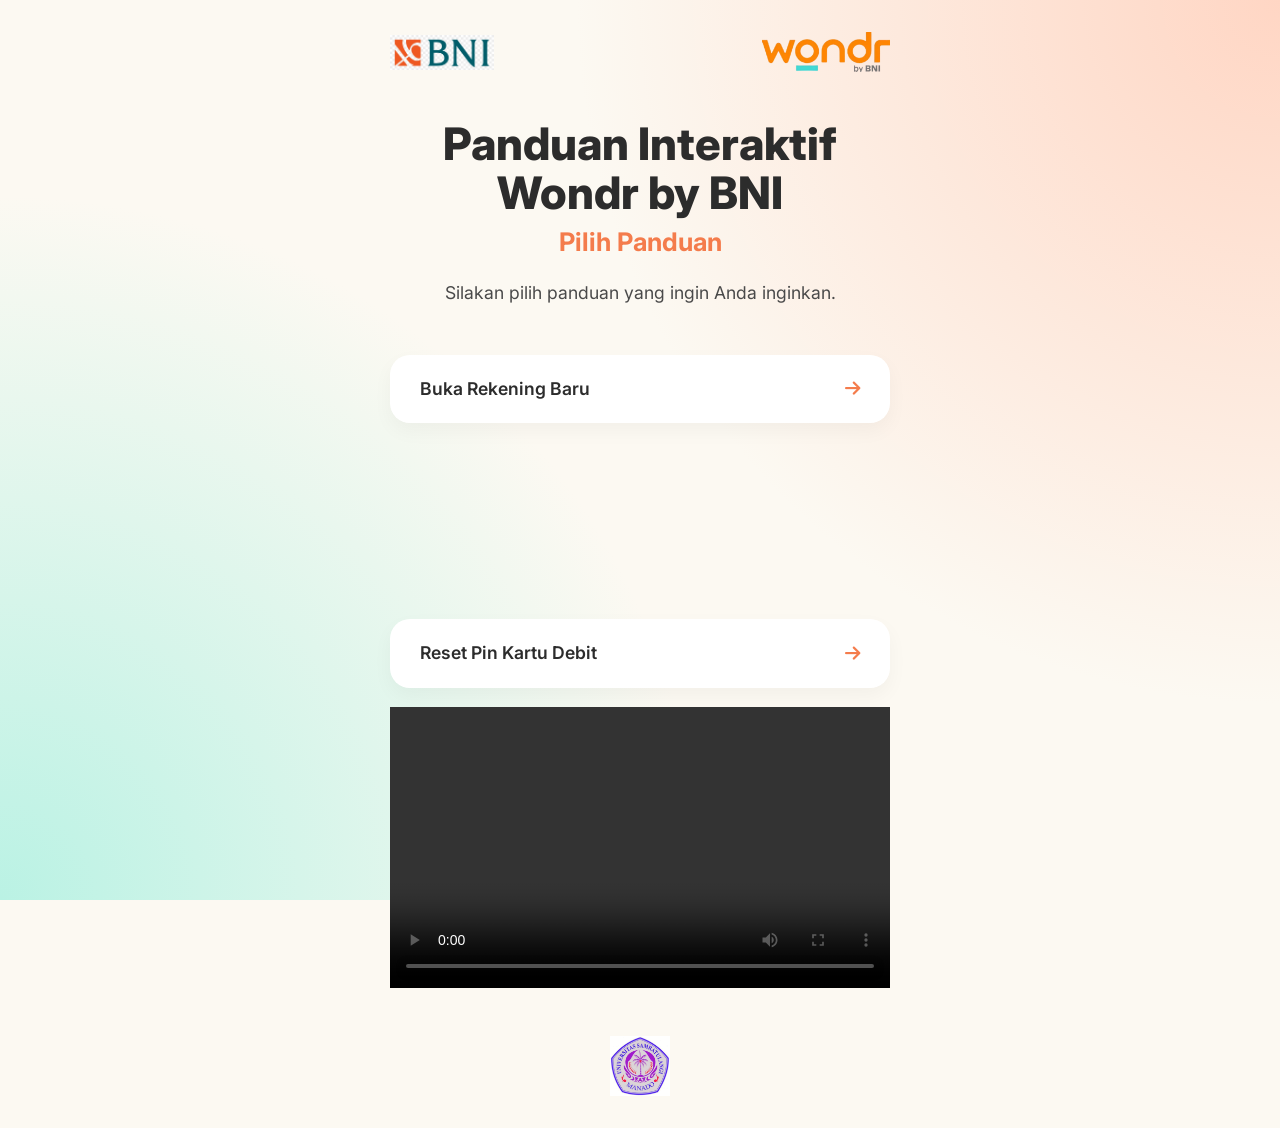
<file: index.html>
<!DOCTYPE html>
<html lang="id">
<head>
    <meta charset="UTF-8">
    <meta name="viewport" content="width=device-width, initial-scale=1.0">
    <title>BNI DigiCS - Panduan Interaktif</title>
    <link rel="stylesheet" href="style.css">
    <!-- FontAwesome untuk Icon -->
    <link rel="stylesheet" href="https://cdnjs.cloudflare.com/ajax/libs/font-awesome/6.4.0/css/all.min.css">
    <!-- Google Fonts: Inter -->
    <link href="https://fonts.googleapis.com/css2?family=Inter:wght@400;600;700;800&display=swap" rel="stylesheet">
</head>
<body class="home-body">

    <!-- HEADER LOGOS -->
    <header class="home-header">
        <!-- Pastikan file logo tersedia di folder assets/images/ -->
        <img src="assets/images/logo-bni.png" alt="Logo BNI" class="logo-bni">
        <img src="assets/images/logo-wondr.png" alt="Logo wondr" class="logo-wondr">
    </header>

    <!-- MAIN CONTENT -->
    <main class="home-main">
        <div class="home-titles animate-fade-up">
            <h1>Panduan Interaktif Wondr by BNI</h1>
            <h2>Pilih Panduan</h2>
            <p>Silakan pilih panduan yang ingin Anda inginkan.</p>
        </div>

        <div class="home-menus animate-fade-up" style="animation-delay: 0.2s;">
            
            <!-- MENU 1 -->
            <a href="pembukaan-rekening.html" class="menu-card">
                <span>Buka Rekening Baru</span>
                <i class="fa-solid fa-arrow-right text-accent"></i>
            </a>

            <!-- VIDEO TUTORIAL BUKA REKENING -->
            <div class="tutorial-video animate-fade-up" style="animation-delay: 0.3s;">
                <iframe
                    src="https://www.youtube.com/embed/oOp-Et6xUGY"
                    title="Video Tutorial Buka Rekening Baru"
                    frameborder="0"
                    allow="accelerometer; autoplay; clipboard-write; encrypted-media; gyroscope; picture-in-picture; web-share"
                    allowfullscreen>
                </iframe>
            </div>

            <!-- MENU 2 -->
            <!-- Sebagai contoh, jika nanti ada menu Pengambilan Kartu, bisa dicopy format ini -->
            <!-- <a href="#" class="menu-card">
                <span>Pengambilan Kartu</span>
                <i class="fa-solid fa-arrow-right text-accent"></i>
            </a> -->

            <!-- MENU 3 -->
            <a href="reset-pin.html" class="menu-card">
                <span>Reset Pin Kartu Debit</span>
                <i class="fa-solid fa-arrow-right text-accent"></i>
            </a>

            <!-- VIDEO TUTORIAL RESET PIN -->
            <div class="tutorial-video animate-fade-up" style="animation-delay: 0.4s;">
                <video
                    controls
                    width="100%"
                    style="display: block; width: 100%; height: auto; aspect-ratio: 16 / 9; object-fit: contain;"
                    preload="metadata">
                    <source src="assets/images/Video Tutorial.mp4" type="video/mp4">
                    Browser Anda tidak mendukung pemutaran video.
                </video>
            </div>

        </div>
    </main>

    <!-- FOOTER LOGO UNSRAT -->
    <footer class="home-footer animate-fade-up" style="animation-delay: 0.4s;">
        <!-- Pastikan file logo unsrat tersedia -->
        <img src="assets/images/logo-unsrat.png" alt="Lambang Unsrat" class="logo-unsrat">
    </footer>

    <script src="script.js"></script>
</body>
</html>
</file>
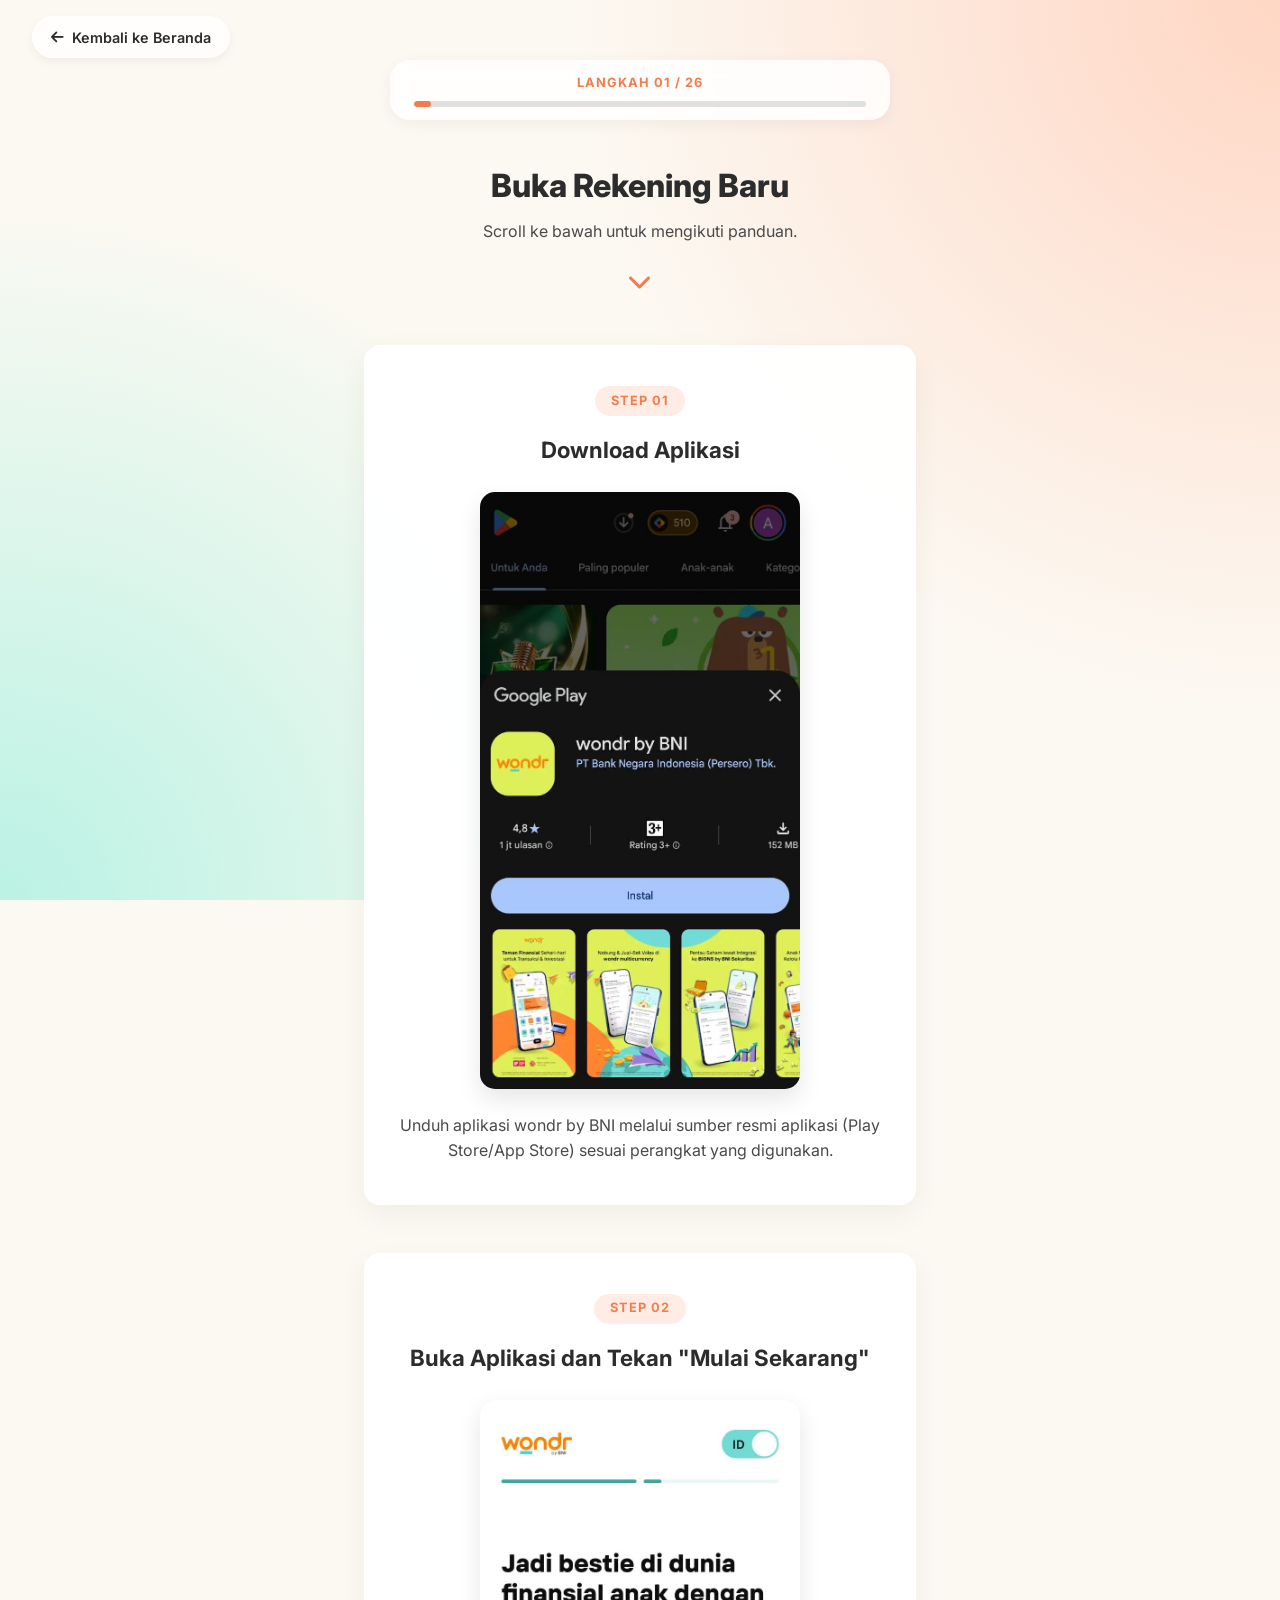
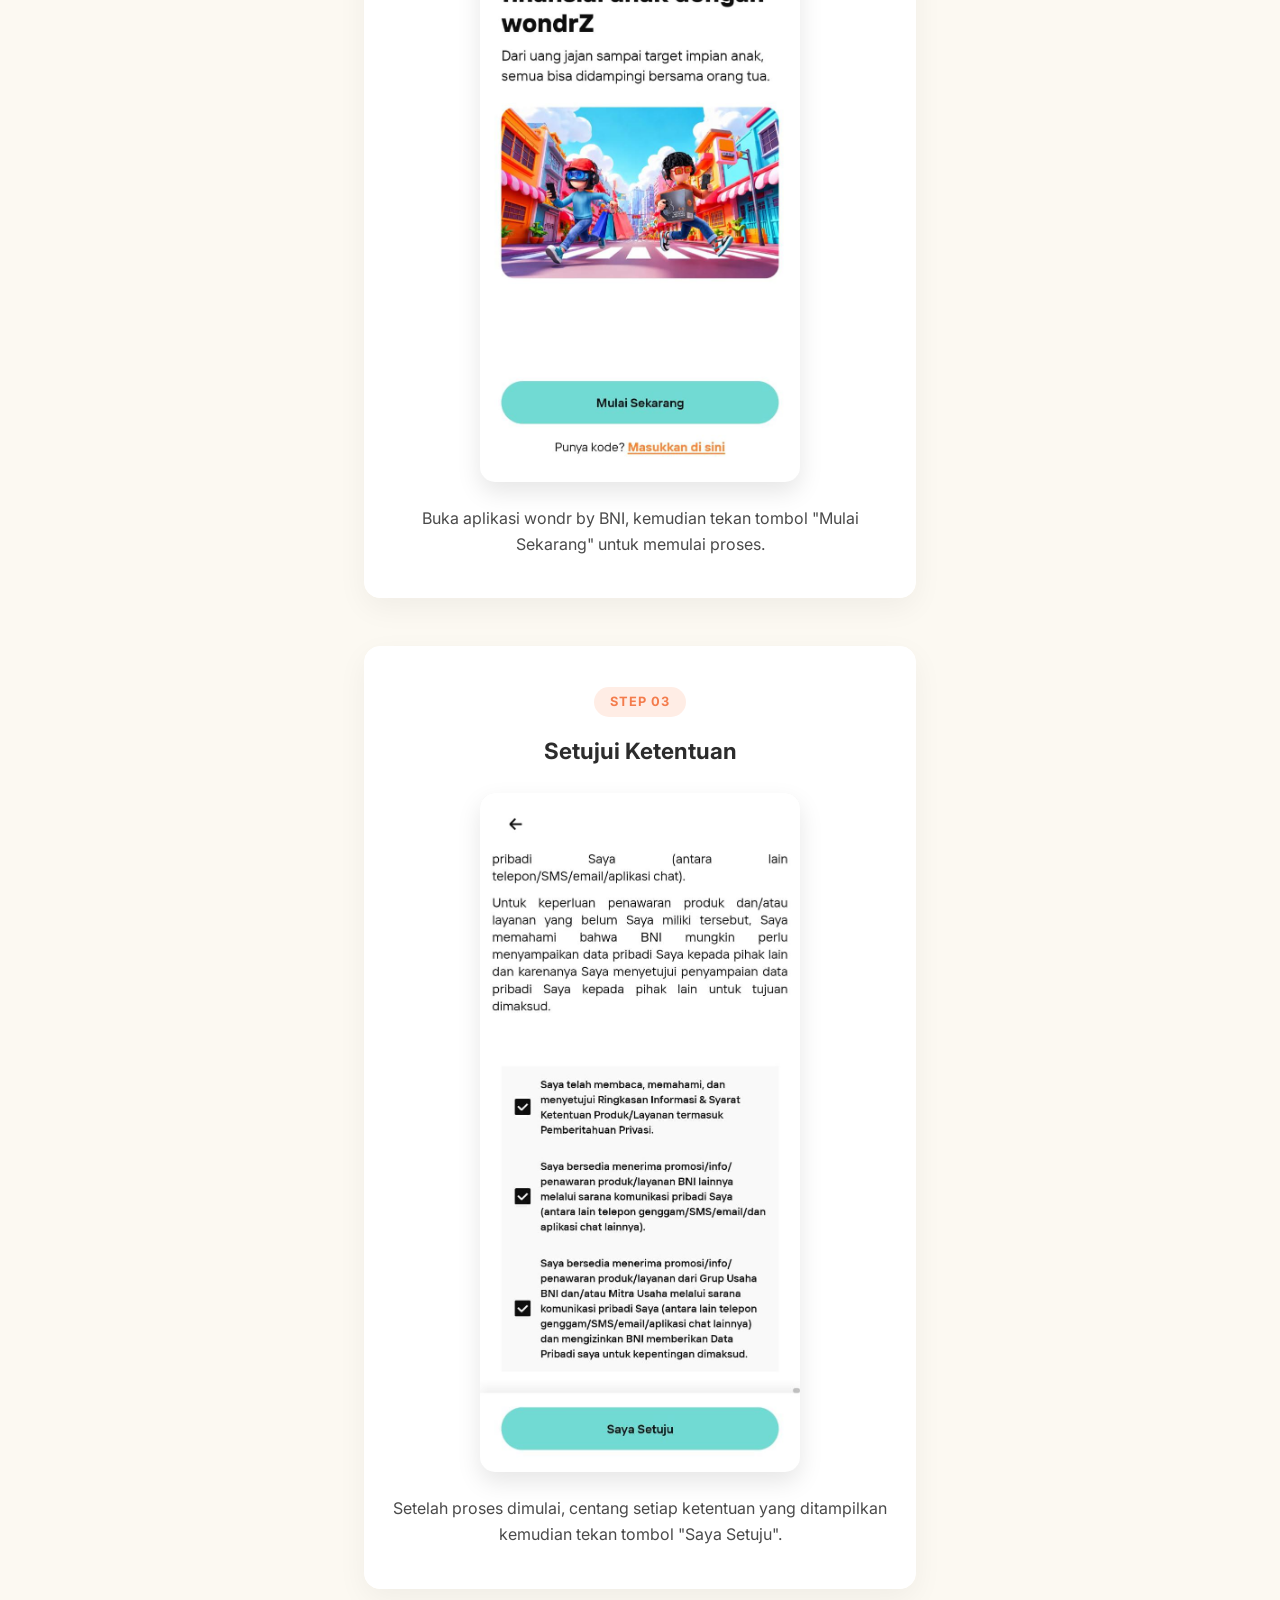
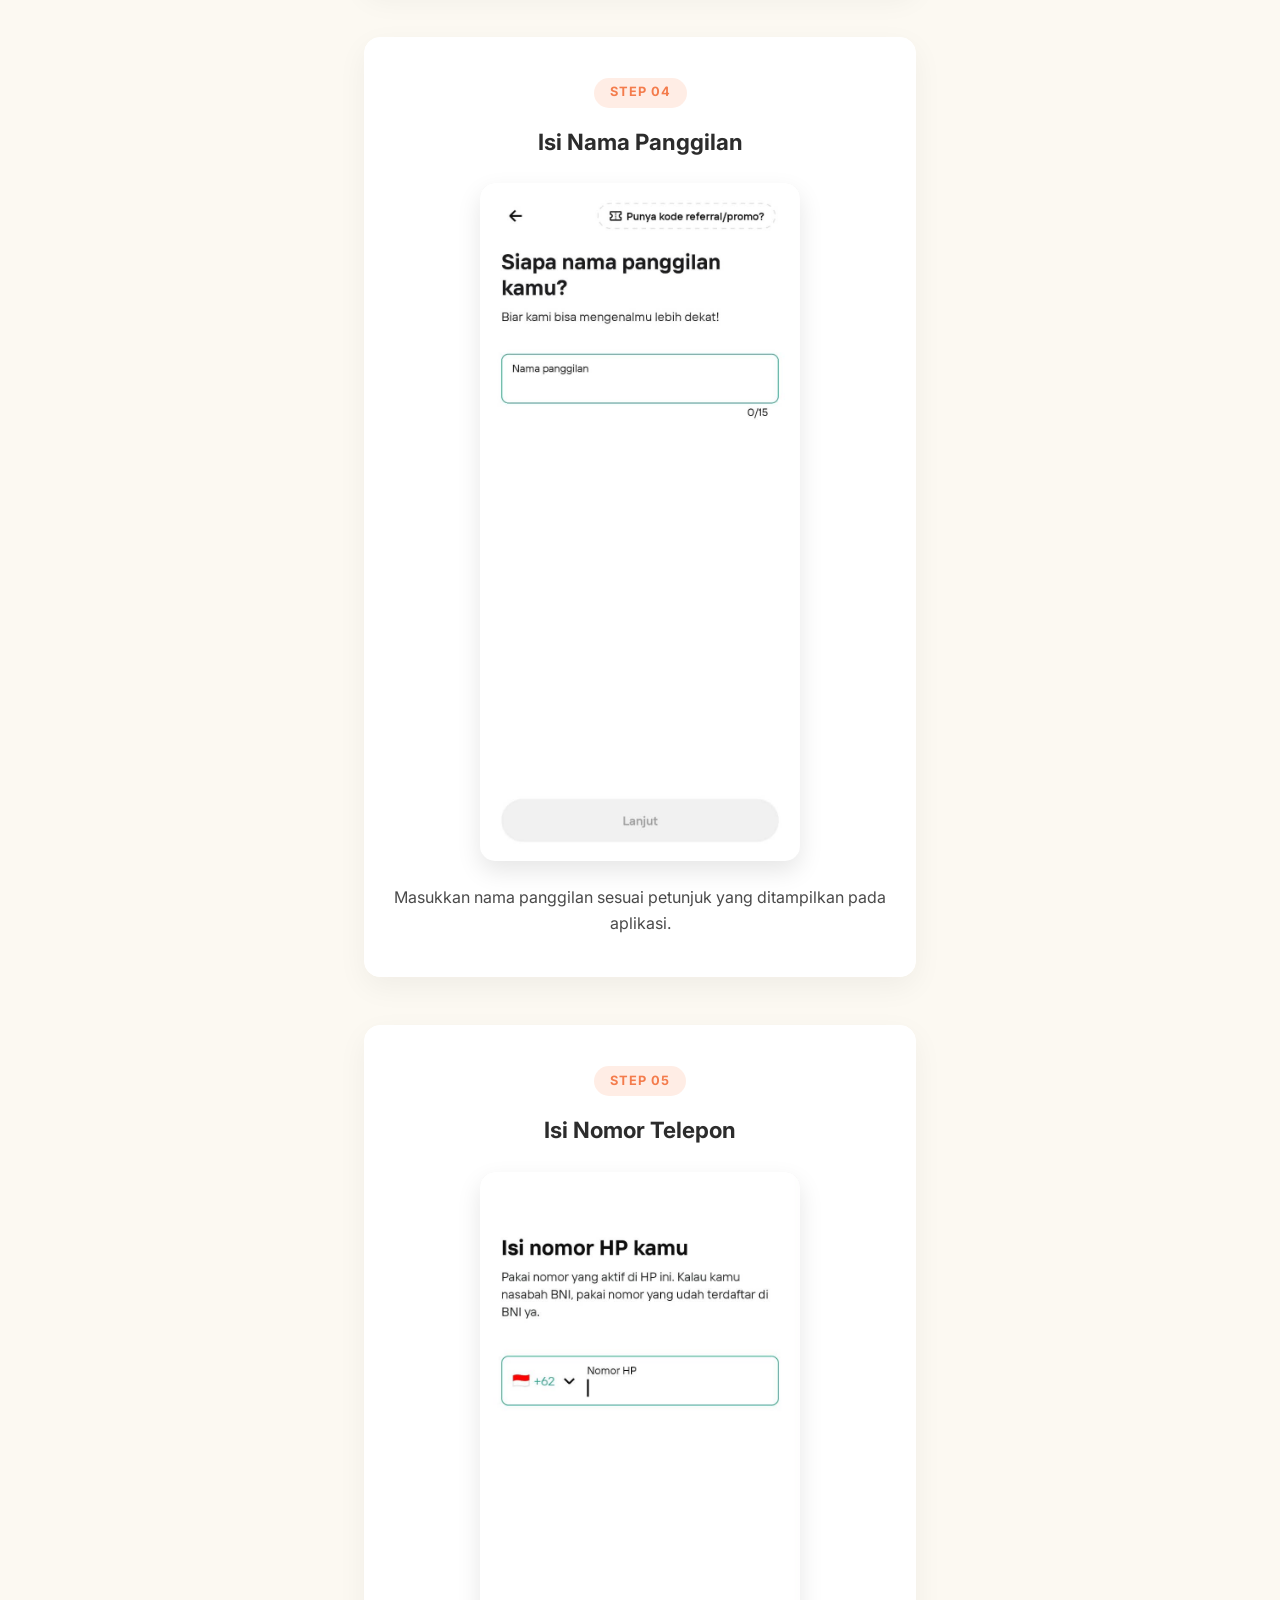
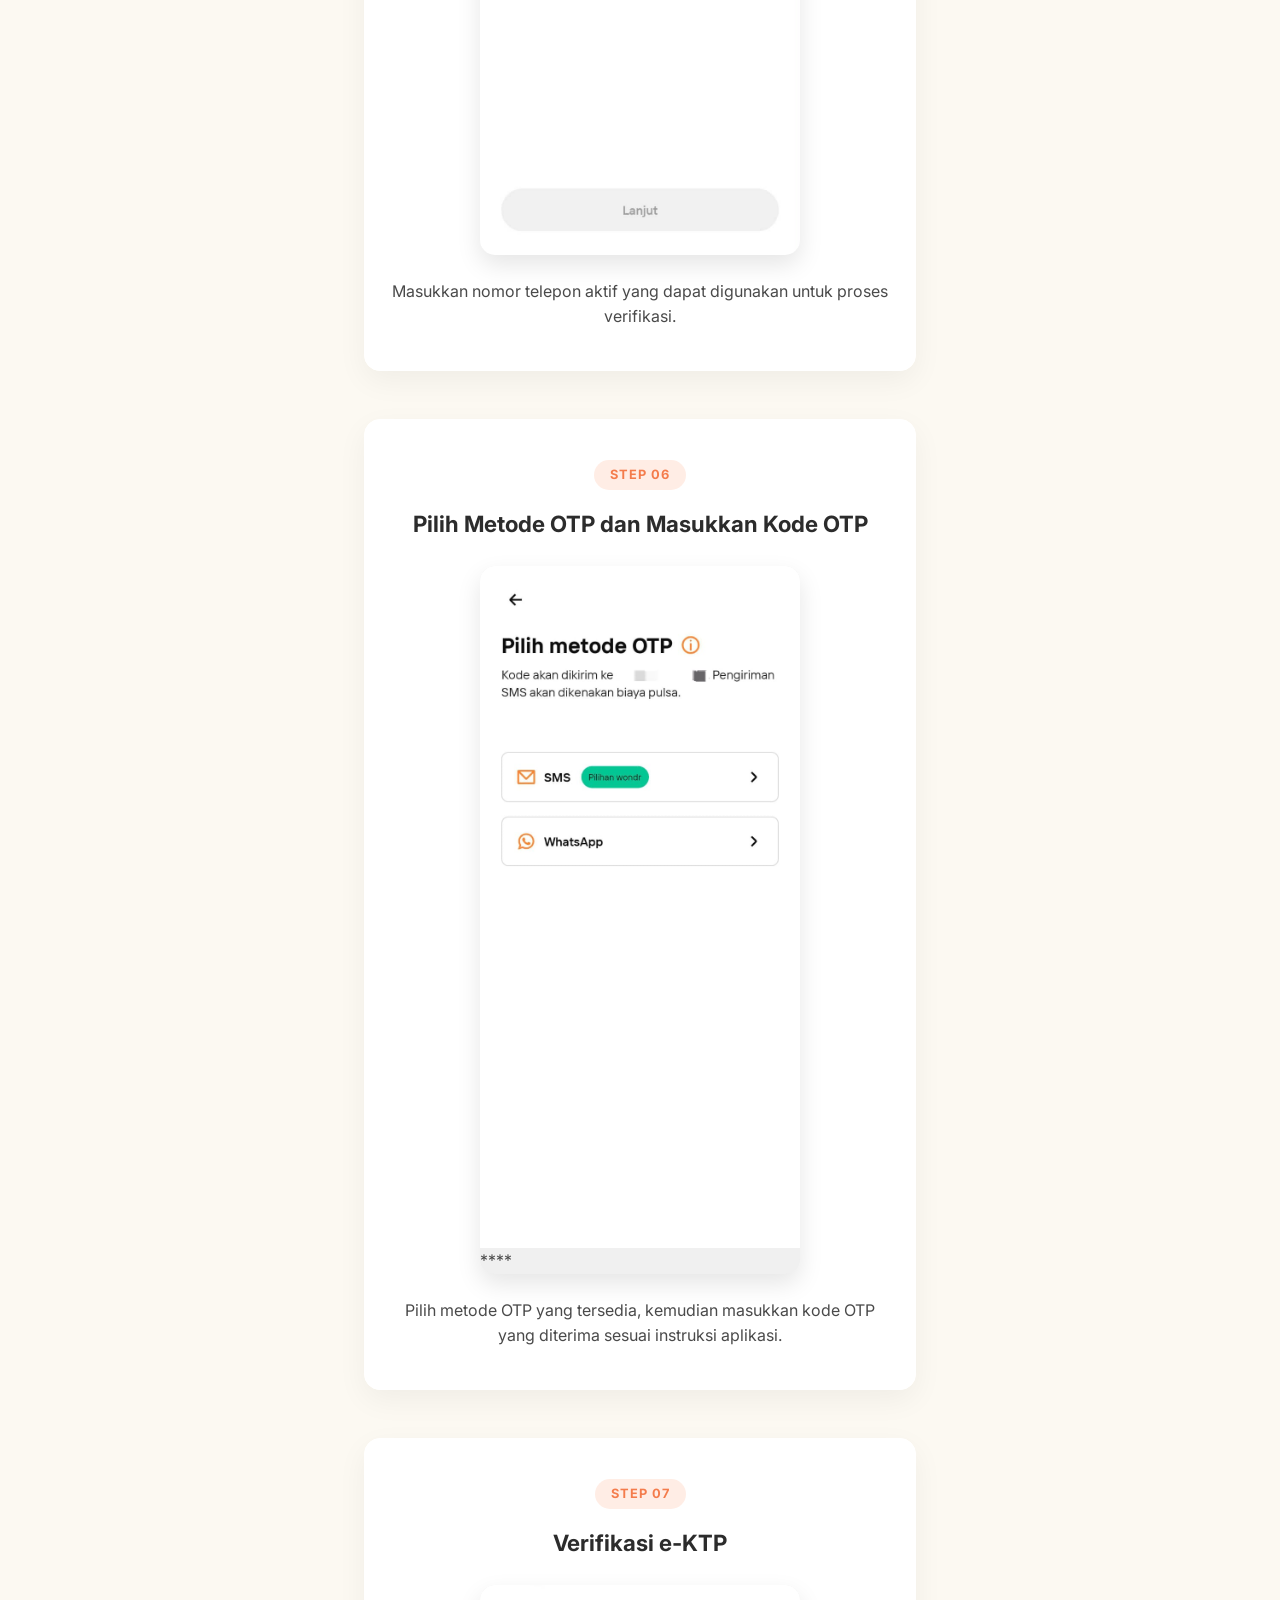
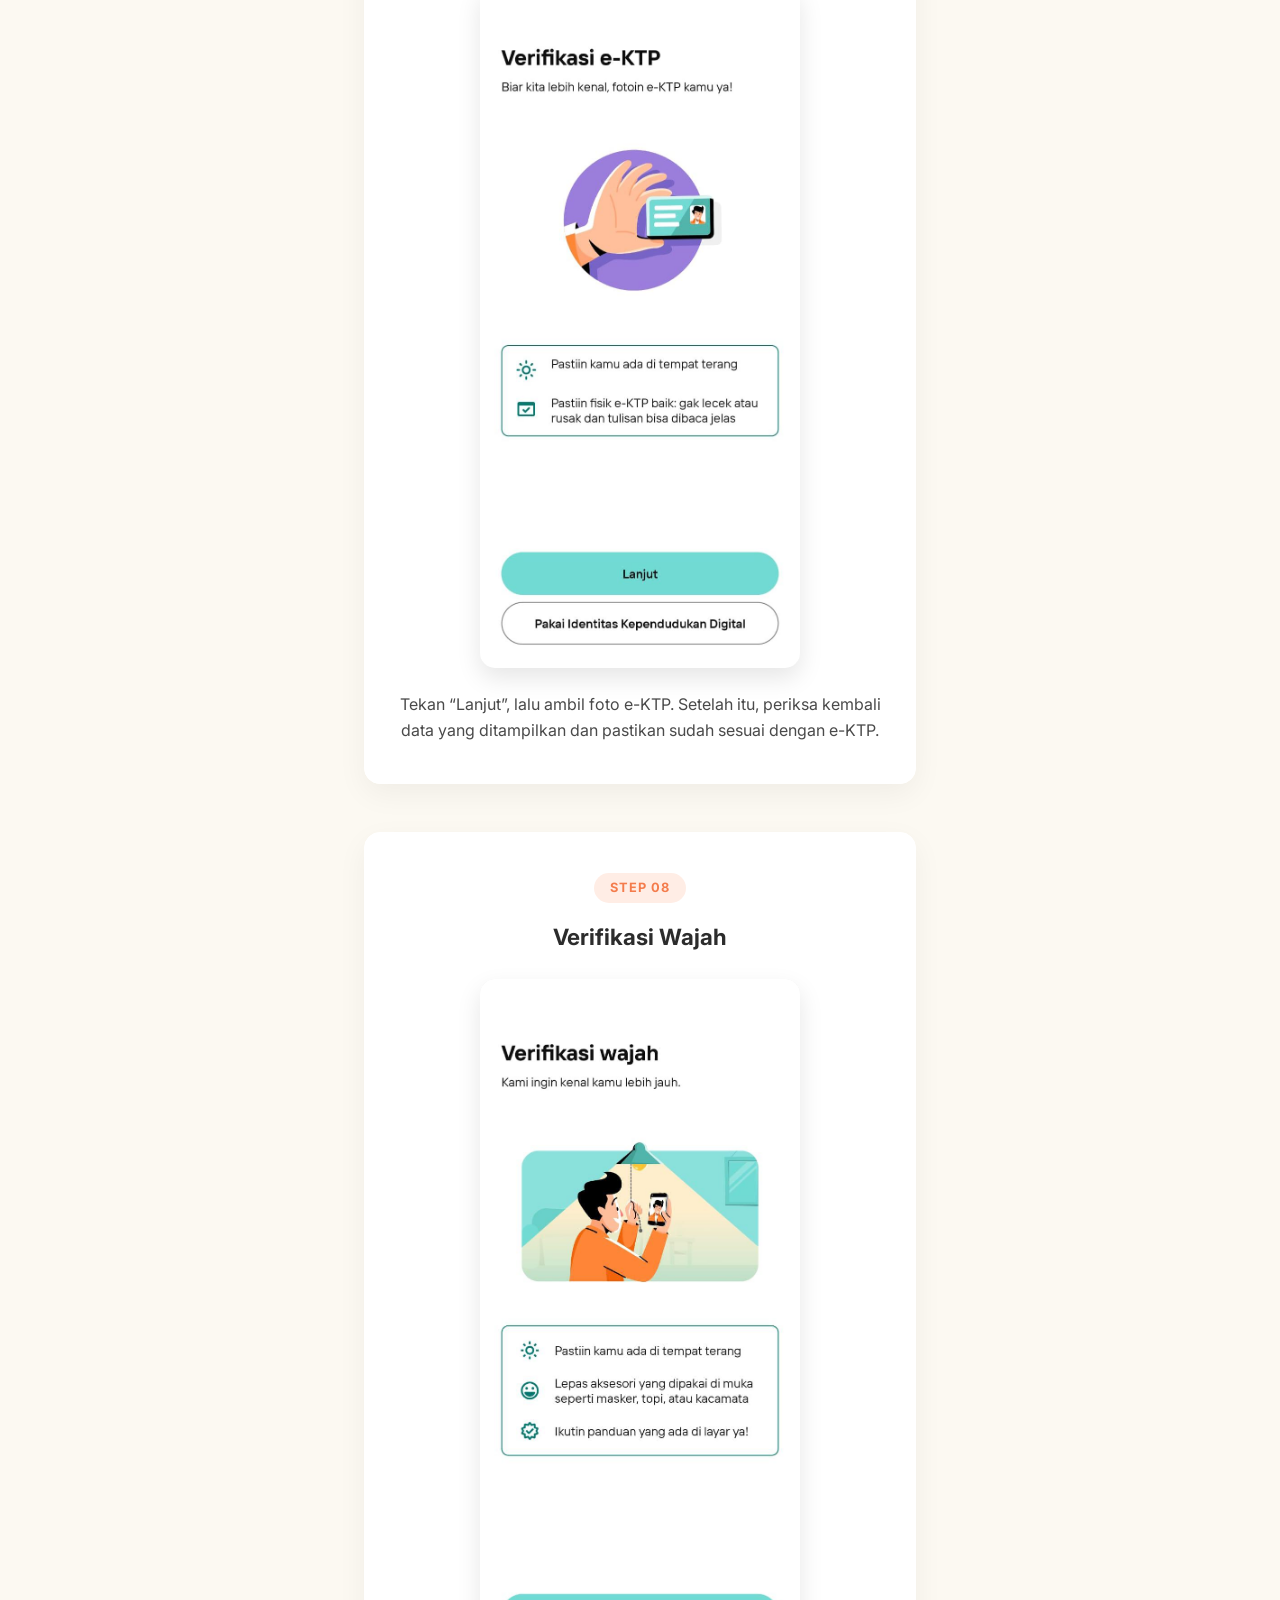
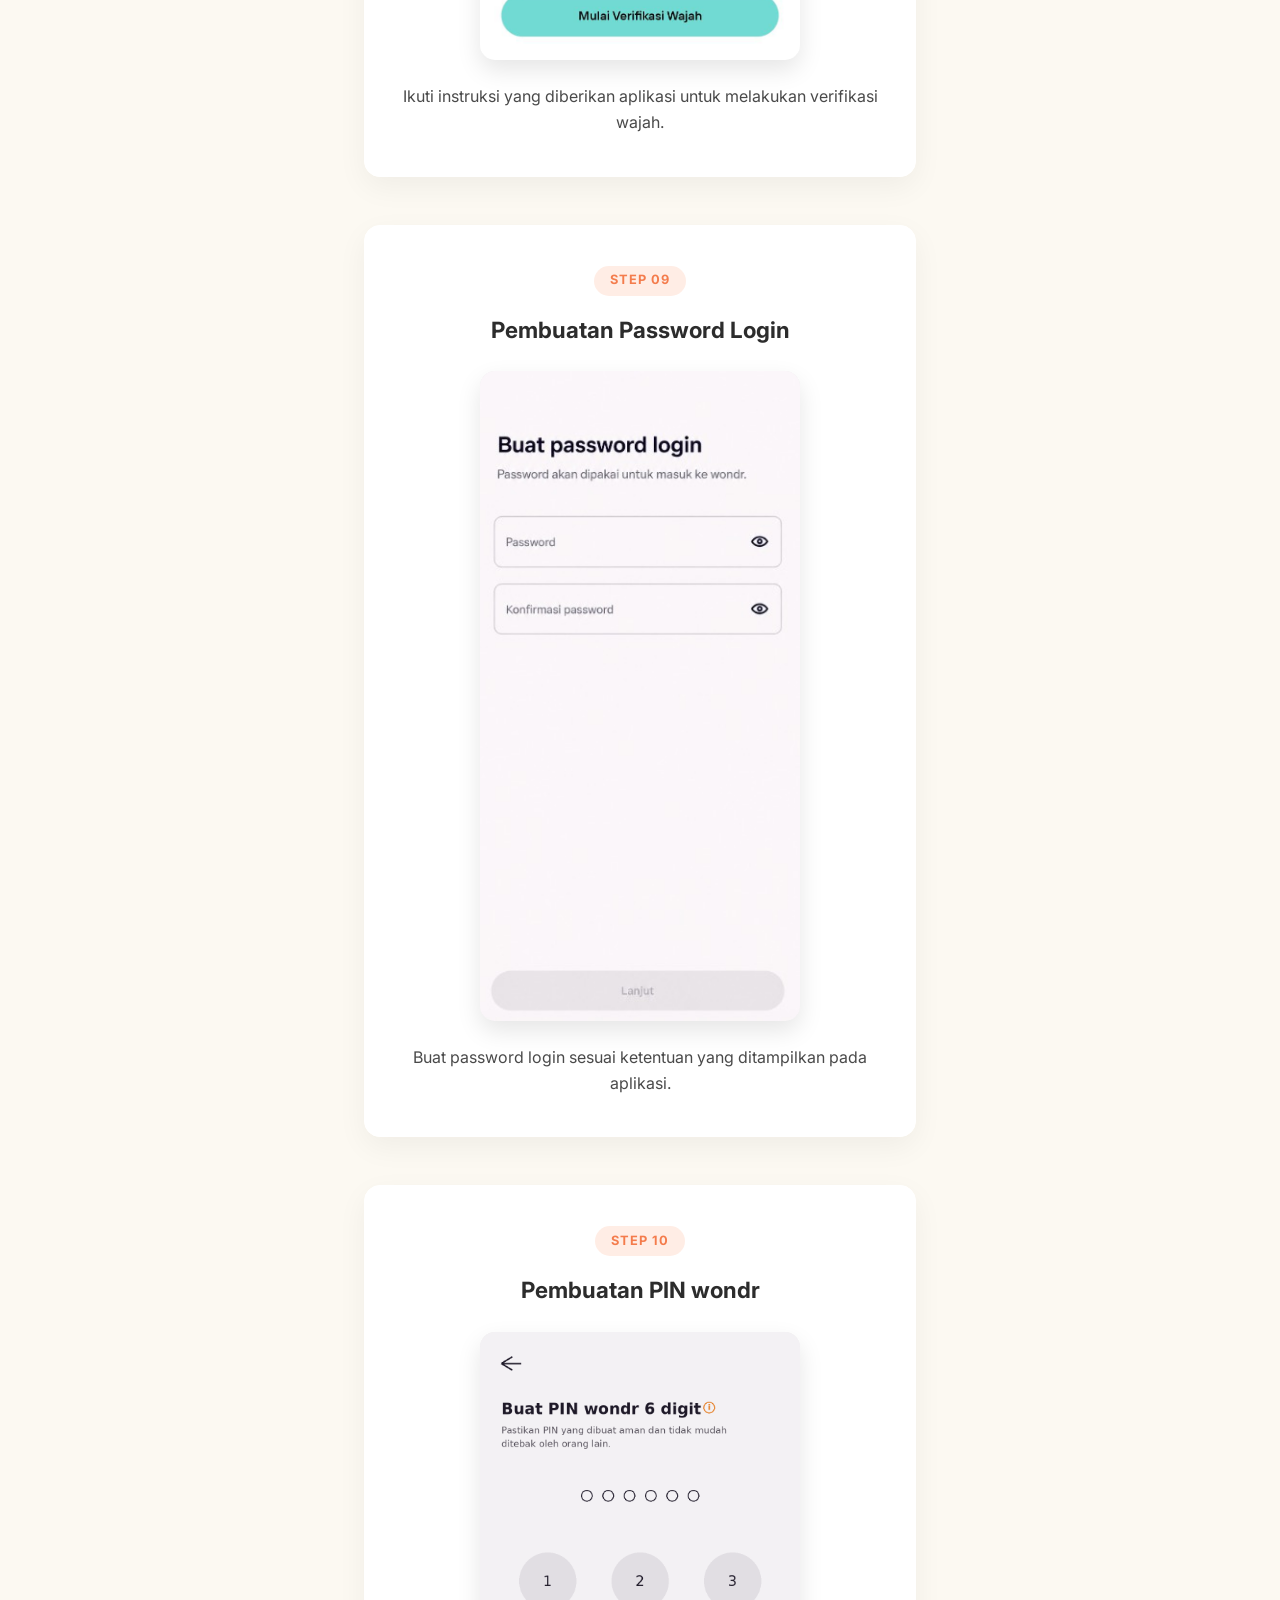
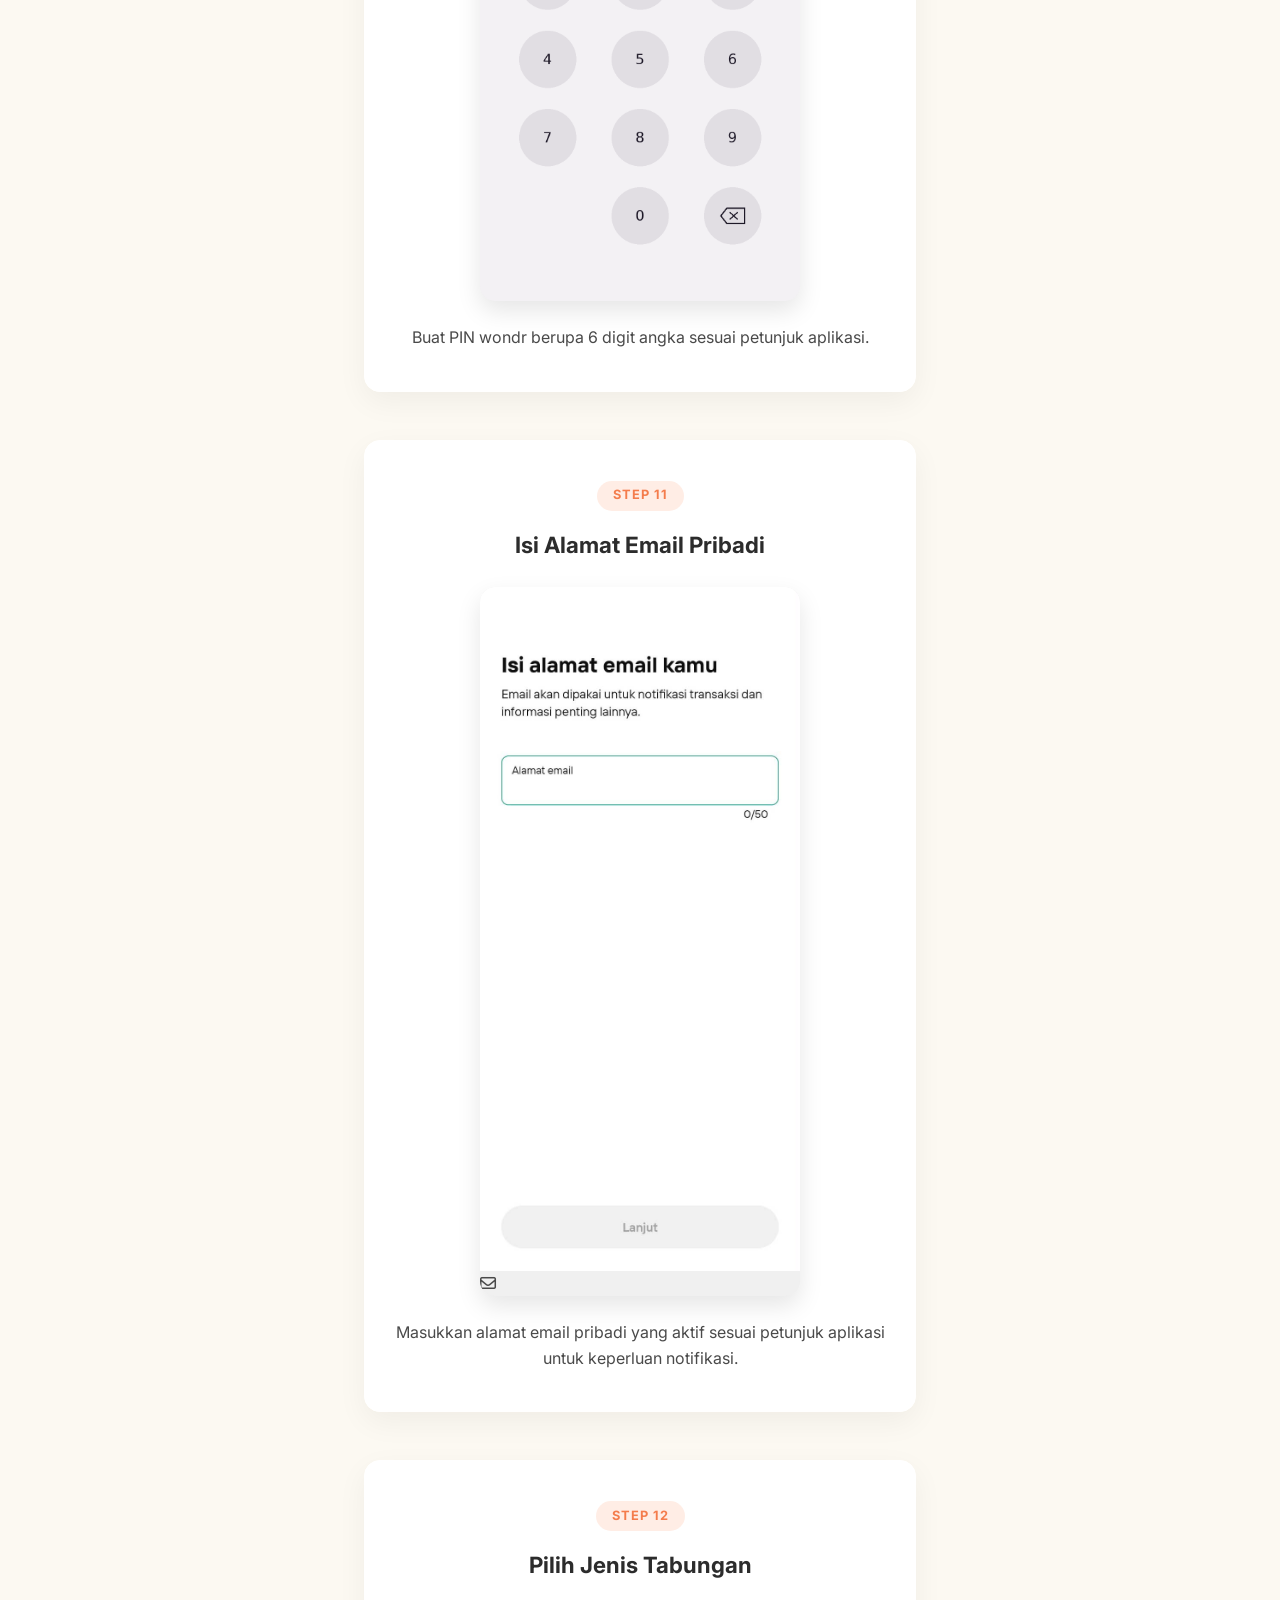
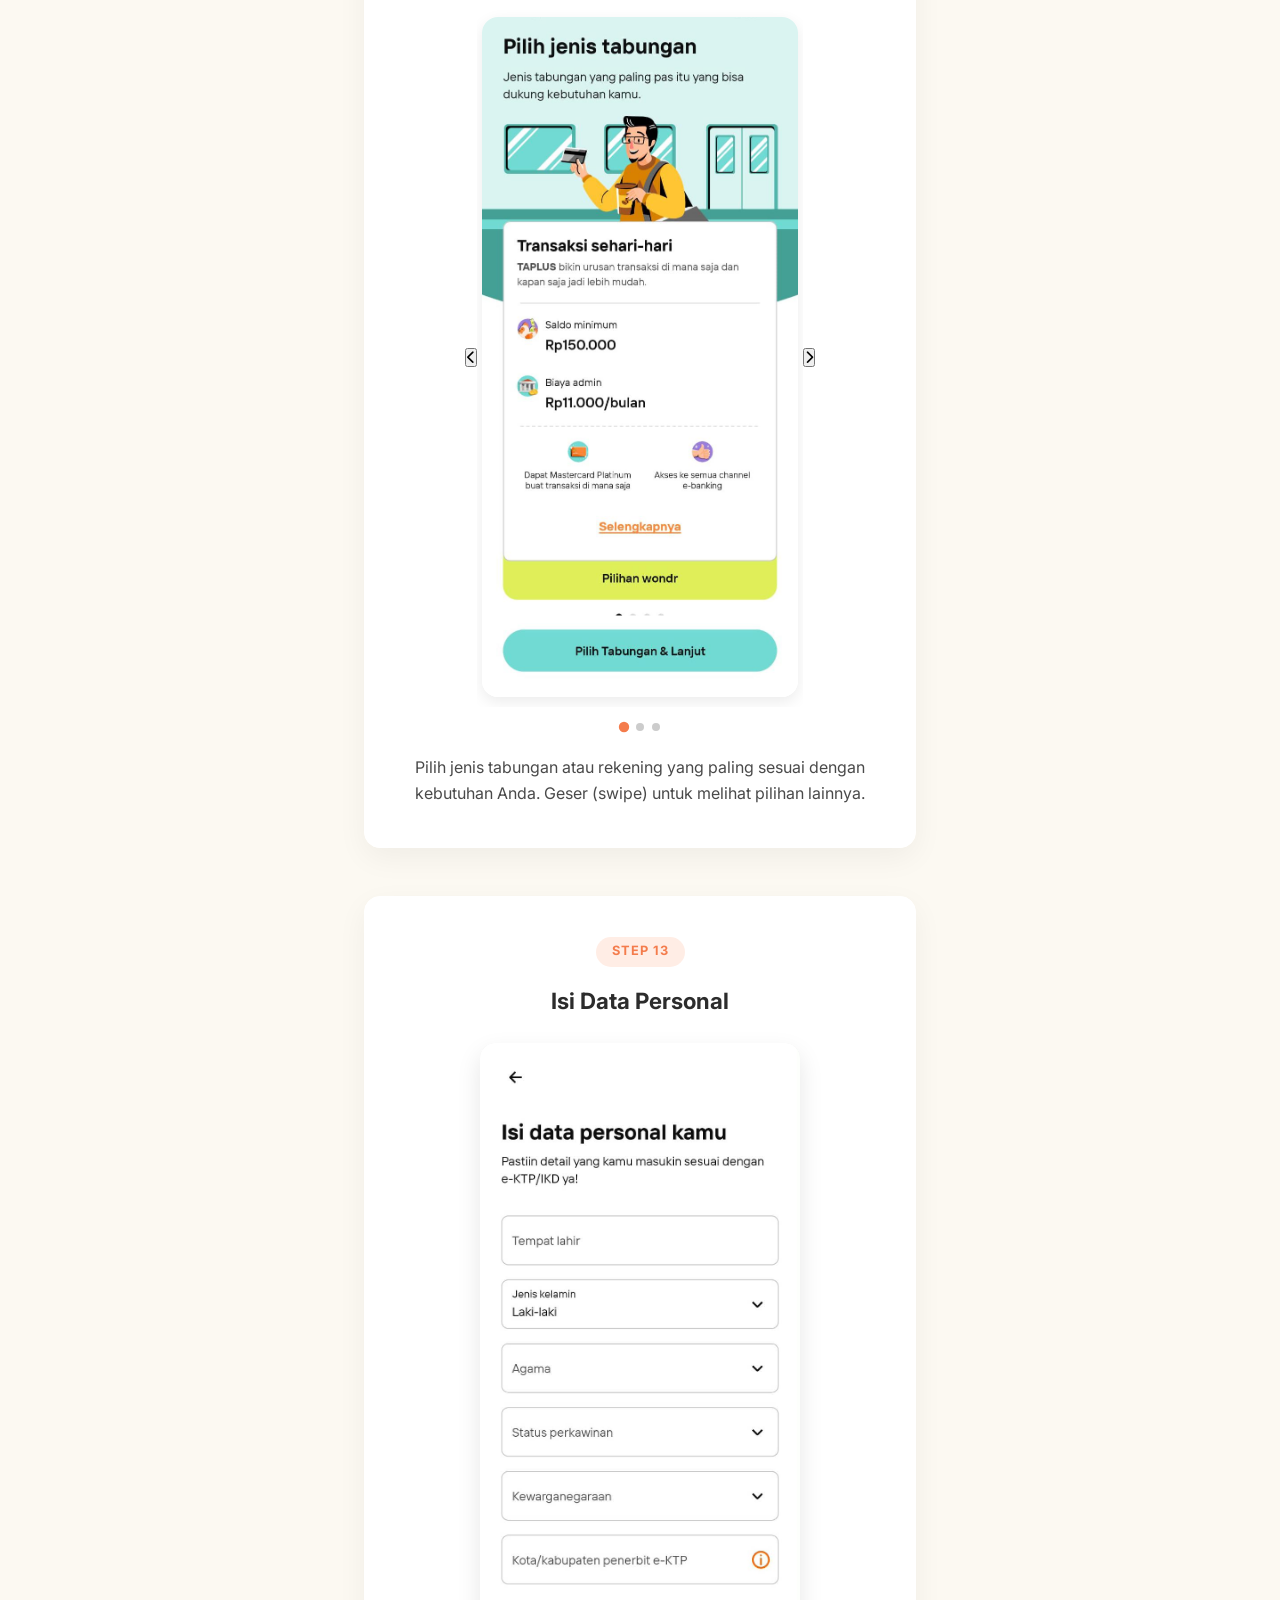
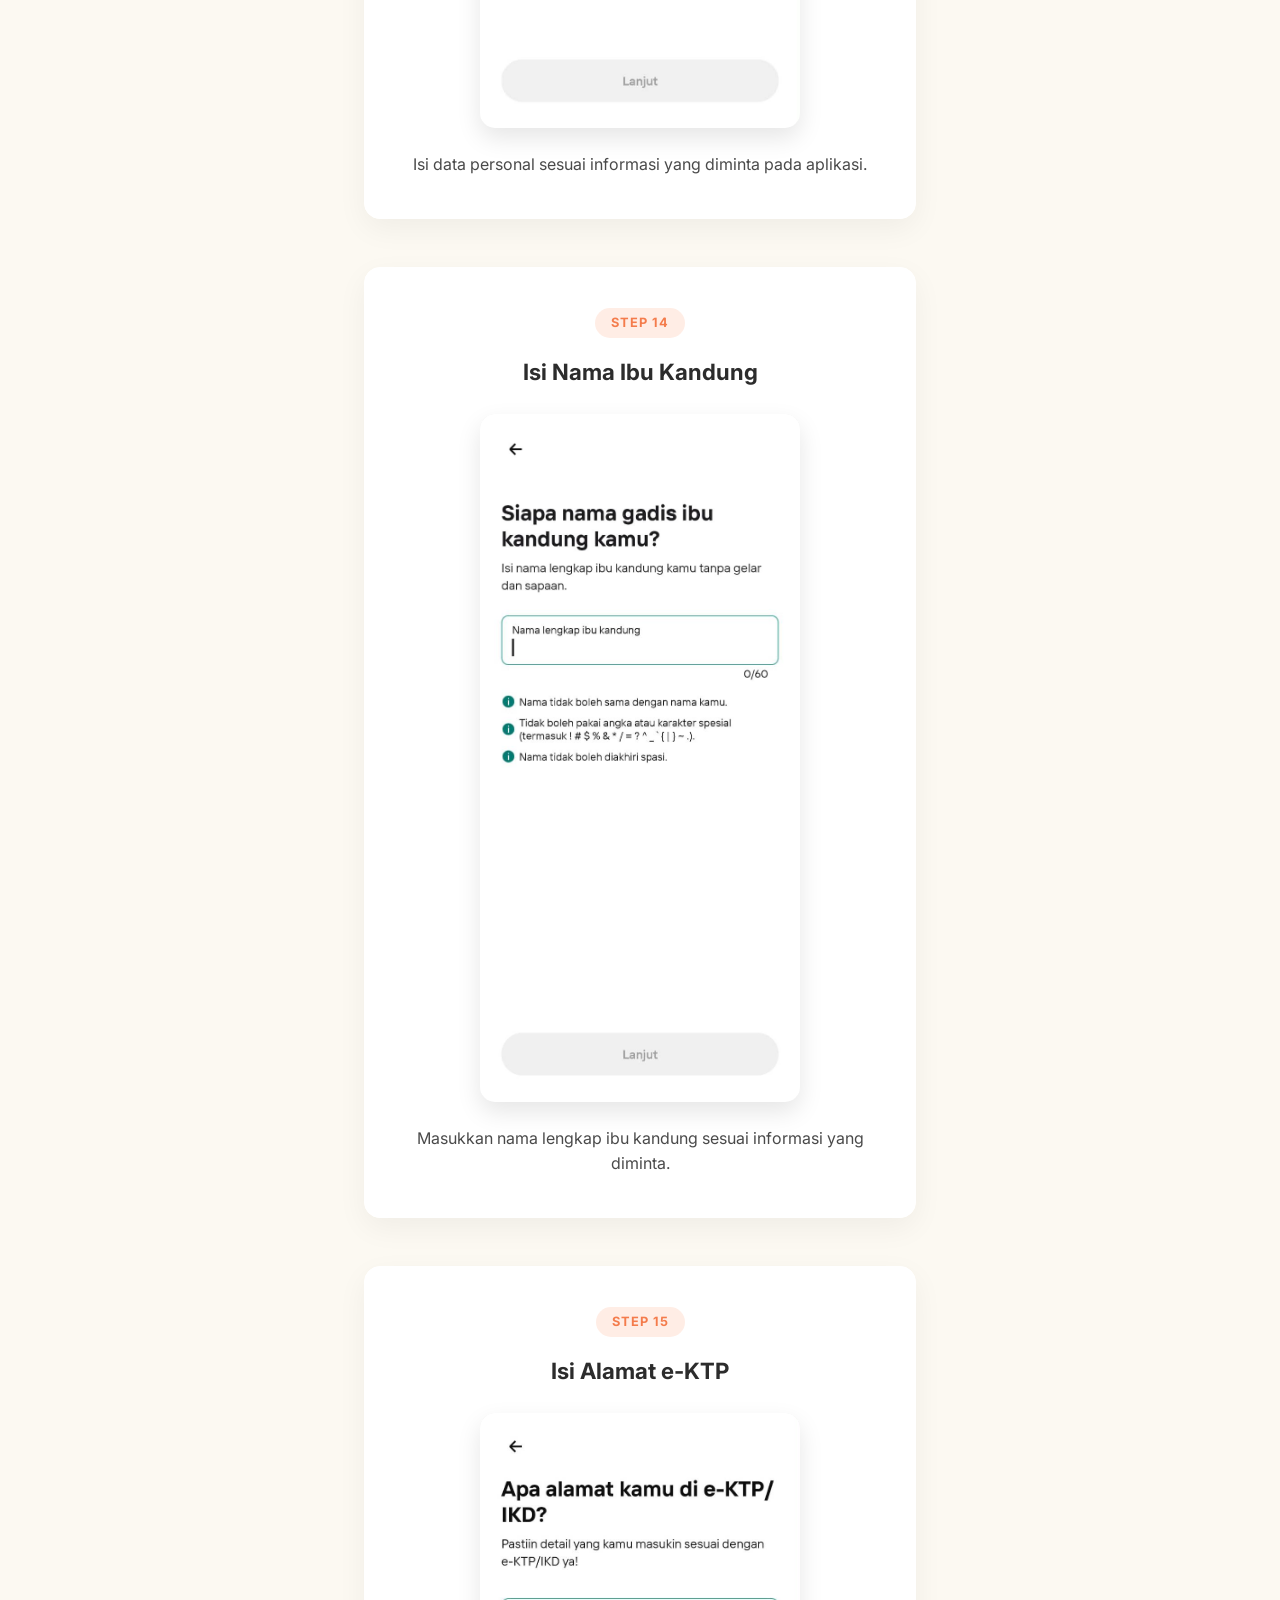
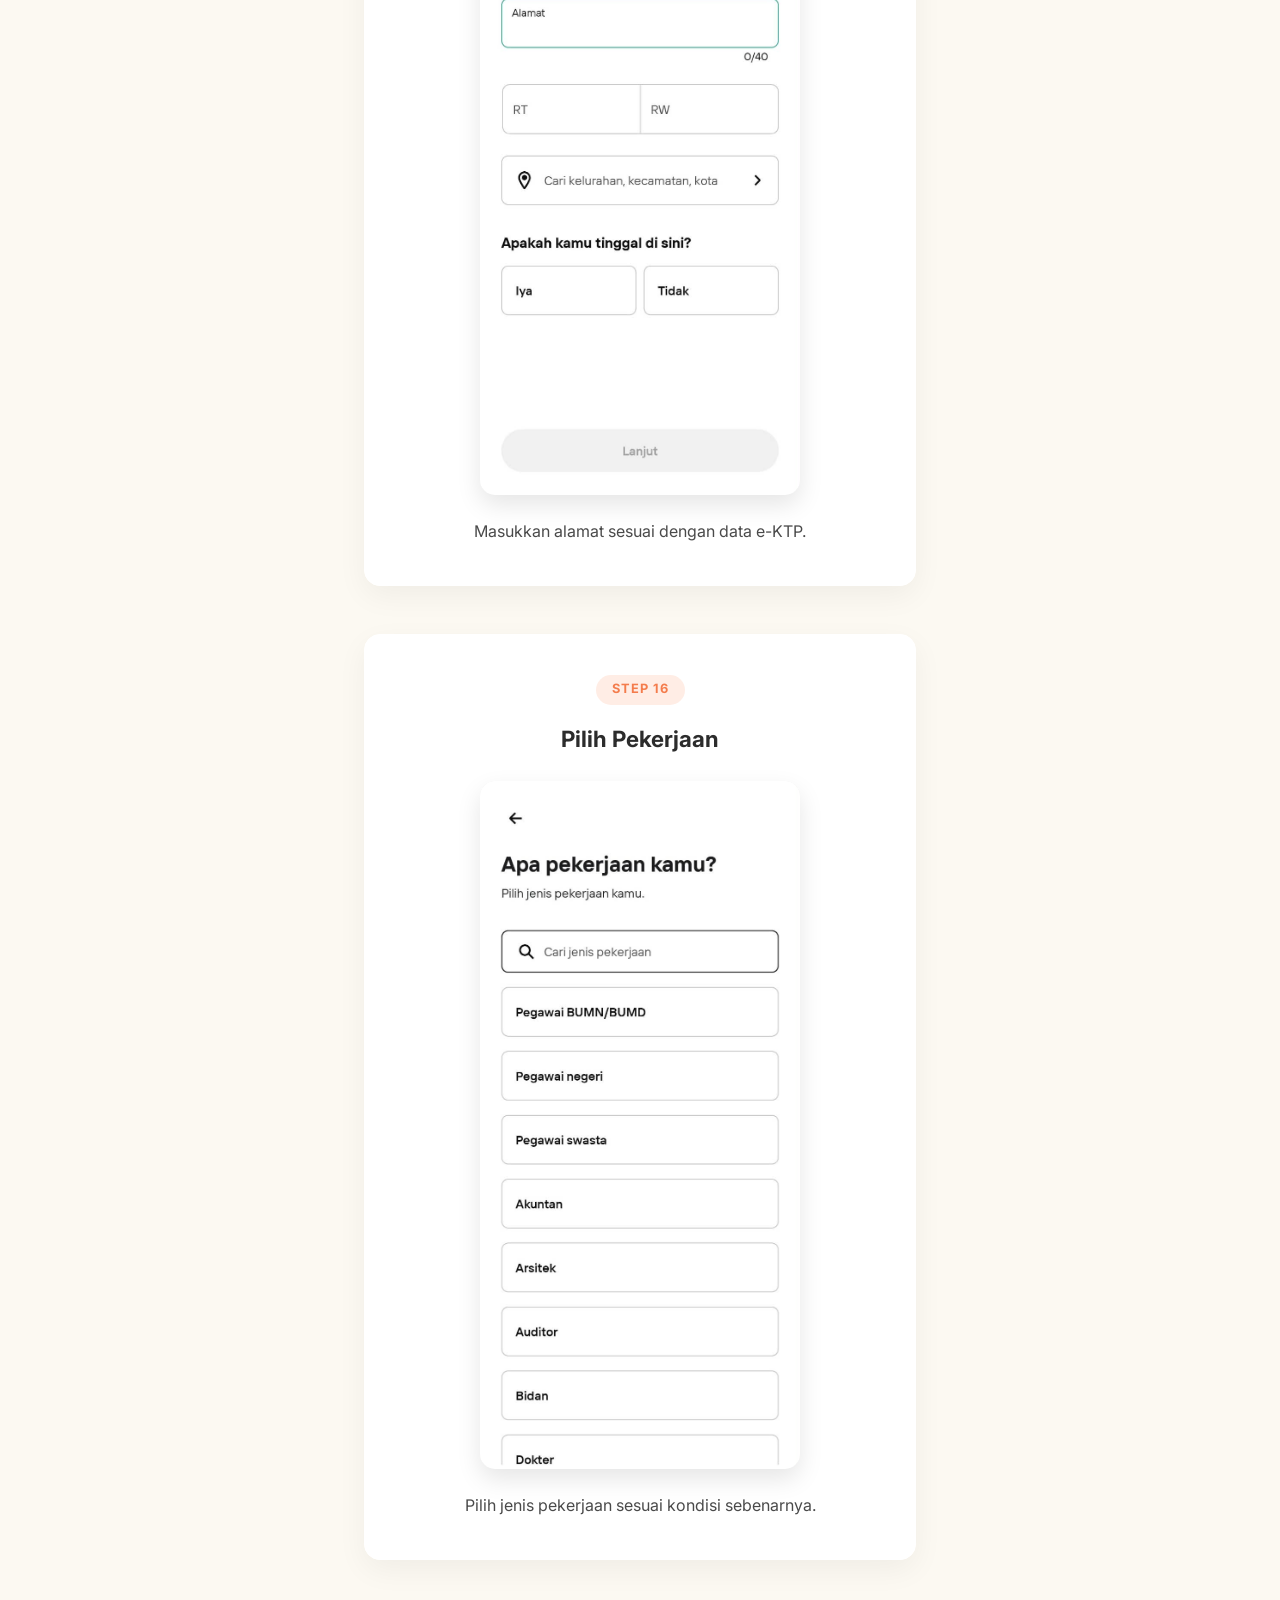
<file: pembukaan-rekening.html>
<!DOCTYPE html>
<html lang="id">
<head>
    <meta charset="UTF-8">
    <meta name="viewport" content="width=device-width, initial-scale=1.0">
    <title>Pembukaan Rekening - BNI DigiCS</title>
    <link rel="stylesheet" href="style.css">
    <link rel="stylesheet" href="https://cdnjs.cloudflare.com/ajax/libs/font-awesome/6.4.0/css/all.min.css">
    <link href="https://fonts.googleapis.com/css2?family=Inter:wght@400;500;600;700&display=swap" rel="stylesheet">
</head>
<body>

    <!-- TOP NAVIGATION (SIMPLE BACK) -->
    <div class="top-nav-simple">
        <a href="index.html" class="btn-back"><i class="fa-solid fa-arrow-left"></i> Kembali ke Beranda</a>
    </div>

    <!-- PROGRESS INDICATOR -->
    <div class="progress-container">
        <div class="progress-text" id="progress-text">LANGKAH 01 / 26</div>
        <div class="progress-bar-bg">
            <div class="progress-bar-fill" id="progress-fill"></div>
        </div>
    </div>

    <!-- WRAPPER UNTUK BISA DI-HIDE SAAT KLIK SELESAI -->
    <div id="main-tutorial-wrapper">
        <main class="tutorial-container" id="tutorial-pembukaan">
            
            <div class="tutorial-header">
                <h1 class="text-dark">Buka Rekening Baru</h1>
                <p>Scroll ke bawah untuk mengikuti panduan.</p>
                <i class="fa-solid fa-chevron-down scroll-indicator animate-bounce"></i>
            </div>

            <!-- STEP 01 -->
            <div class="step" data-step="1" data-total="26">
                <div class="step-number">STEP 01</div>
                <h2 class="step-title">Download Aplikasi</h2>
                <div class="img-wrapper">
                    <img src="assets/images/pembukaan/step-01.png" alt="Download Aplikasi" class="step-image">
                </div>
                <div class="step-desc">
                    <p>Unduh aplikasi wondr by BNI melalui sumber resmi aplikasi (Play Store/App Store) sesuai perangkat yang digunakan.</p>
                </div>
            </div>

            <!-- STEP 02 -->
            <div class="step" data-step="2" data-total="26">
                <div class="step-number">STEP 02</div>
                <h2 class="step-title">Buka Aplikasi dan Tekan "Mulai Sekarang"</h2>
                <div class="img-wrapper">
                    <img src="assets/images/pembukaan/step-02.png" alt="Mulai Sekarang" class="step-image">
                </div>
                <div class="step-desc">
                    <p>Buka aplikasi wondr by BNI, kemudian tekan tombol "Mulai Sekarang" untuk memulai proses.</p>
                </div>
            </div>

            <!-- STEP 03 -->
            <div class="step" data-step="3" data-total="26">
                <div class="step-number">STEP 03</div>
                <h2 class="step-title">Setujui Ketentuan</h2>
                <div class="img-wrapper">
                    <img src="assets/images/pembukaan/step-03.png" alt="Setujui Ketentuan" class="step-image">
                </div>
                <div class="step-desc">
                    <p>Setelah proses dimulai, centang setiap ketentuan yang ditampilkan kemudian tekan tombol "Saya Setuju".</p>
                </div>
            </div>

            <!-- STEP 04 -->
            <div class="step" data-step="4" data-total="26">
                <div class="step-number">STEP 04</div>
                <h2 class="step-title">Isi Nama Panggilan</h2>
                <div class="img-wrapper">
                    <img src="assets/images/pembukaan/step-04.png" alt="Nama Panggilan" class="step-image">
                </div>
                <div class="step-desc">
                    <p>Masukkan nama panggilan sesuai petunjuk yang ditampilkan pada aplikasi.</p>
                </div>
            </div>

            <!-- STEP 05 -->
            <div class="step" data-step="5" data-total="26">
                <div class="step-number">STEP 05</div>
                <h2 class="step-title">Isi Nomor Telepon</h2>
                <div class="img-wrapper">
                    <img src="assets/images/pembukaan/step-05.png" alt="Nomor Telepon" class="step-image">
                </div>
                <div class="step-desc">
                    <p>Masukkan nomor telepon aktif yang dapat digunakan untuk proses verifikasi.</p>
                </div>
            </div>

            <!-- STEP 06 -->
            <div class="step" data-step="6" data-total="26">
                <div class="step-number">STEP 06</div>
                <h2 class="step-title">Pilih Metode OTP dan Masukkan Kode OTP</h2>
                <div class="img-wrapper otp-anim-wrapper">
                    <img src="assets/images/pembukaan/step-06.png" alt="Kode OTP" class="step-image">
                    <div class="anim-overlay otp-box">
                        <span>*</span><span>*</span><span>*</span><span>*</span>
                    </div>
                </div>
                <div class="step-desc">
                    <p>Pilih metode OTP yang tersedia, kemudian masukkan kode OTP yang diterima sesuai instruksi aplikasi.</p>
                </div>
            </div>

            <!-- STEP 07 -->
            <div class="step" data-step="7" data-total="26">
                <div class="step-number">STEP 07</div>
                <h2 class="step-title">Verifikasi e-KTP</h2>
                <div class="img-wrapper scan-anim-wrapper">
                    <img src="assets/images/pembukaan/step-07.png" alt="Verifikasi e-KTP" class="step-image">
                    <div class="anim-overlay scanner-line"></div>
                </div>
                <div class="step-desc">
                    <p>Tekan “Lanjut”, lalu ambil foto e-KTP. Setelah itu, periksa kembali data yang ditampilkan dan pastikan sudah sesuai dengan e-KTP.</p>
                </div>
            </div>

            <!-- STEP 08 -->
            <div class="step" data-step="8" data-total="26">
                <div class="step-number">STEP 08</div>
                <h2 class="step-title">Verifikasi Wajah</h2>
                <div class="img-wrapper face-anim-wrapper">
                    <img src="assets/images/pembukaan/step-08.png" alt="Verifikasi Wajah" class="step-image">
                </div>
                <div class="step-desc">
                    <p>Ikuti instruksi yang diberikan aplikasi untuk melakukan verifikasi wajah.</p>
                </div>
            </div>

            <!-- STEP 09 -->
            <div class="step" data-step="9" data-total="26">
                <div class="step-number">STEP 09</div>
                <h2 class="step-title">Pembuatan Password Login</h2>
                <div class="img-wrapper lock-anim-wrapper">
                    <img src="assets/images/pembukaan/step-09.png" alt="Password Login" class="step-image">
                </div>
                <div class="step-desc">
                    <p>Buat password login sesuai ketentuan yang ditampilkan pada aplikasi.</p>
                </div>
            </div>

            <!-- STEP 10 -->
            <div class="step" data-step="10" data-total="26">
                <div class="step-number">STEP 10</div>
                <h2 class="step-title">Pembuatan PIN wondr</h2>
                <div class="img-wrapper keypad-anim-wrapper">
                    <img src="assets/images/pembukaan/step-10.png" alt="PIN wondr" class="step-image">
                </div>
                <div class="step-desc">
                    <p>Buat PIN wondr berupa 6 digit angka sesuai petunjuk aplikasi.</p>
                </div>
            </div>

            <!-- STEP 11 -->
            <div class="step" data-step="11" data-total="26">
                <div class="step-number">STEP 11</div>
                <h2 class="step-title">Isi Alamat Email Pribadi</h2>
                <div class="img-wrapper email-anim-wrapper">
                    <img src="assets/images/pembukaan/step-11.png" alt="Alamat Email" class="step-image">
                    <i class="fa-regular fa-envelope anim-icon animate-float"></i>
                </div>
                <div class="step-desc">
                    <p>Masukkan alamat email pribadi yang aktif sesuai petunjuk aplikasi untuk keperluan notifikasi.</p>
                </div>
            </div>

            <!-- STEP 12 : CAROUSEL -->
            <div class="step" data-step="12" data-total="26">
                <div class="step-number">STEP 12</div>
                <h2 class="step-title">Pilih Jenis Tabungan</h2>
                
                <div class="carousel-wrapper">
                    <button class="carousel-btn left" id="btn-prev"><i class="fa-solid fa-chevron-left"></i></button>
                    
                    <div class="carousel-container" id="tabungan-carousel">
                        <div class="carousel-slide">
                            <img src="assets/images/tabungan/tabungan-01.png" alt="Tabungan 1">
                        </div>
                        <div class="carousel-slide">
                            <img src="assets/images/tabungan/tabungan-02.png" alt="Tabungan 2">
                        </div>
                        <div class="carousel-slide">
                            <img src="assets/images/tabungan/tabungan-03.png" alt="Tabungan 3">
                        </div>
                    </div>
                    
                    <button class="carousel-btn right" id="btn-next"><i class="fa-solid fa-chevron-right"></i></button>
                </div>
                
                <div class="carousel-indicators" id="carousel-dots">
                    <span class="dot active"></span>
                    <span class="dot"></span>
                    <span class="dot"></span>
                </div>

                <div class="step-desc">
                    <p>Pilih jenis tabungan atau rekening yang paling sesuai dengan kebutuhan Anda. Geser (swipe) untuk melihat pilihan lainnya.</p>
                </div>
            </div>

            <!-- STEP 13 HINGGA 25 -->
            <!-- ... (Sama seperti sebelumnya) ... -->
            <div class="step" data-step="13" data-total="26">
                <div class="step-number">STEP 13</div>
                <h2 class="step-title">Isi Data Personal</h2>
                <div class="img-wrapper"><img src="assets/images/pembukaan/step-13.png" class="step-image"></div>
                <div class="step-desc"><p>Isi data personal sesuai informasi yang diminta pada aplikasi.</p></div>
            </div>

            <div class="step" data-step="14" data-total="26">
                <div class="step-number">STEP 14</div>
                <h2 class="step-title">Isi Nama Ibu Kandung</h2>
                <div class="img-wrapper"><img src="assets/images/pembukaan/step-14.png" class="step-image"></div>
                <div class="step-desc"><p>Masukkan nama lengkap ibu kandung sesuai informasi yang diminta.</p></div>
            </div>

            <div class="step" data-step="15" data-total="26">
                <div class="step-number">STEP 15</div>
                <h2 class="step-title">Isi Alamat e-KTP</h2>
                <div class="img-wrapper"><img src="assets/images/pembukaan/step-15.png" class="step-image"></div>
                <div class="step-desc"><p>Masukkan alamat sesuai dengan data e-KTP.</p></div>
            </div>

            <div class="step" data-step="16" data-total="26">
                <div class="step-number">STEP 16</div>
                <h2 class="step-title">Pilih Pekerjaan</h2>
                <div class="img-wrapper"><img src="assets/images/pembukaan/step-16.png" class="step-image"></div>
                <div class="step-desc"><p>Pilih jenis pekerjaan sesuai kondisi sebenarnya.</p></div>
            </div>

            <div class="step" data-step="17" data-total="26">
                <div class="step-number">STEP 17</div>
                <h2 class="step-title">Data Tempat Bekerja</h2>
                <div class="img-wrapper"><img src="assets/images/pembukaan/step-17.png" class="step-image"></div>
                <div class="step-desc"><p>Isi informasi mengenai tempat bekerja Anda.</p></div>
            </div>

            <div class="step" data-step="18" data-total="26">
                <div class="step-number">STEP 18</div>
                <h2 class="step-title">Sumber Dana Utama</h2>
                <div class="img-wrapper"><img src="assets/images/pembukaan/step-18.png" class="step-image"></div>
                <div class="step-desc"><p>Pilih sumber dana utama Anda.</p></div>
            </div>

            <div class="step" data-step="19" data-total="26">
                <div class="step-number">STEP 19</div>
                <h2 class="step-title">Penghasilan Bulanan</h2>
                <div class="img-wrapper"><img src="assets/images/pembukaan/step-19.png" class="step-image"></div>
                <div class="step-desc"><p>Masukkan penghasilan bulanan sesuai kondisi sebenarnya.</p></div>
            </div>

            <div class="step" data-step="20" data-total="26">
                <div class="step-number">STEP 20</div>
                <h2 class="step-title">Tujuan Buka Rekening</h2>
                <div class="img-wrapper"><img src="assets/images/pembukaan/step-20.png" class="step-image"></div>
                <div class="step-desc"><p>Pilih tujuan pembukaan rekening Anda.</p></div>
            </div>

            <div class="step" data-step="21" data-total="26">
                <div class="step-number">STEP 21</div>
                <h2 class="step-title">Pilih Cabang Pengelola</h2>
                <div class="img-wrapper"><img src="assets/images/pembukaan/step-21.png" class="step-image"></div>
                <div class="step-desc"><p>Pilih cabang BNI yang akan mengelola rekening.</p></div>
            </div>

            <div class="step" data-step="22" data-total="26">
                <div class="step-number">STEP 22</div>
                <h2 class="step-title">Konfirmasi Data</h2>
                <div class="img-wrapper"><img src="assets/images/pembukaan/step-22.png" class="step-image"></div>
                <div class="step-desc"><p>Periksa seluruh data yang telah diisi, lalu Konfirmasi Data & Lanjut.</p></div>
            </div>

            <div class="step" data-step="23" data-total="26">
                <div class="step-number">STEP 23</div>
                <h2 class="step-title">Buat Tanda Tangan</h2>
                <div class="img-wrapper signature-anim-wrapper">
                    <img src="assets/images/pembukaan/step-23.png" class="step-image">
                    <i class="fa-solid fa-pen-nib anim-icon sign-pen"></i>
                </div>
                <div class="step-desc"><p>Buat tanda tangan digital, dan tekan "lanjut" ketika tanda tangan sudah sesuai.</p></div>
            </div>

            <div class="step" data-step="24" data-total="26">
                <div class="step-number">STEP 24</div>
                <h2 class="step-title">Buat PIN Debit Virtual</h2>
                <div class="img-wrapper">
                    <img src="assets/images/pembukaan/step-24.png" class="step-image">
                </div>
                <div class="step-desc"><p>Buat PIN Debit Virtual 6 digit.</p></div>
            </div>

            <div class="step" data-step="25" data-total="26">
                <div class="step-number">STEP 25</div>
                <h2 class="step-title">Verifikasi Email</h2>
                <div class="img-wrapper">
                    <img src="assets/images/pembukaan/step-25.png" class="step-image">
                </div>
                <div class="step-desc"><p>Lakukan verifikasi email dengan memasukkan kode OTP yang dikirim ke alamat email yang telah didaftarkan. Kode OTP ini digunakan untuk memastikan bahwa email tersebut benar milik Anda.</p></div>
            </div>

            <!-- STEP 26 : SUCCESS OPTIONS -->
            <div class="step success-step" data-step="26" data-total="26">
                <div class="success-icon-wrapper">
                    <div class="success-glow"></div>
                    <i class="fa-solid fa-check success-icon animate-pop"></i>
                </div>
                <h2 class="step-title text-center mt-3">Pembukaan Rekening Selesai!</h2>
                <div class="step-desc text-center">
                    <p>Selamat! Seluruh tahapan pembukaan rekening melalui aplikasi wondr by BNI telah selesai.</p>
                    
                    <div class="end-action-buttons">
                        <a href="index.html" class="btn-outline">Kembali ke Beranda</a>
                        <button class="btn-primary btn-selesai">Selesai <i class="fa-solid fa-check-double"></i></button>
                    </div>
                </div>
            </div>
        </main>
    </div>

    <!-- THANK YOU SCREEN (HIDDEN BY DEFAULT) -->
    <div id="thankYouScreen" class="thank-you-screen hidden">
        <div class="thank-you-content animate-pop">
            <div class="ty-icon">
                <i class="fa-solid fa-hand-holding-heart"></i>
            </div>
            <h2>Terima Kasih!</h2>
            <p>Anda telah menyelesaikan panduan interaktif Wondr by BNI.</p>
            <p class="small-text mt-2">Semoga panduan ini bermanfaat untuk Anda.</p>
            <a href="index.html" class="btn-primary mt-3"><i class="fa-solid fa-house"></i> Halaman Utama</a>
        </div>
    </div>

    <!-- BACK TO TOP BUTTON -->
    <button class="back-to-top" id="backToTopBtn">
        <i class="fa-solid fa-arrow-up"></i>
    </button>

    <script src="script.js"></script>
</body>
</html>
</file>
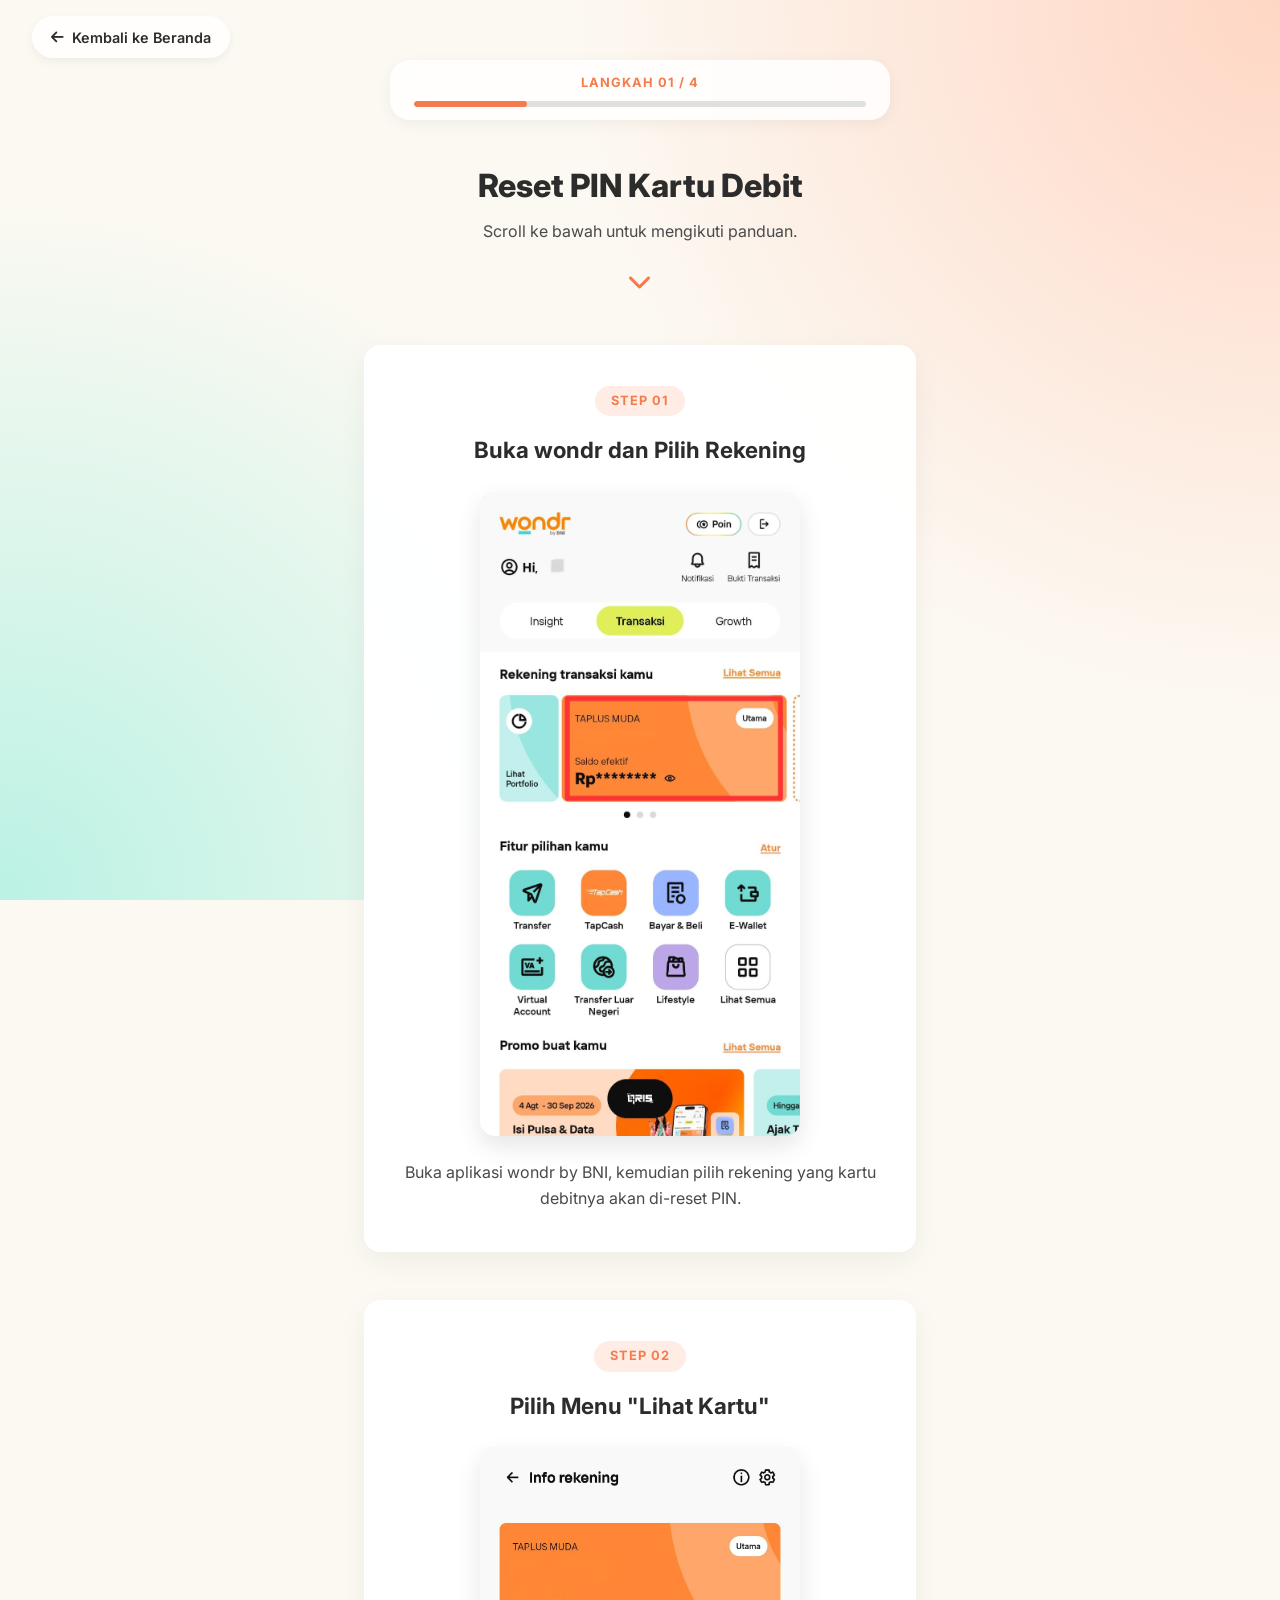
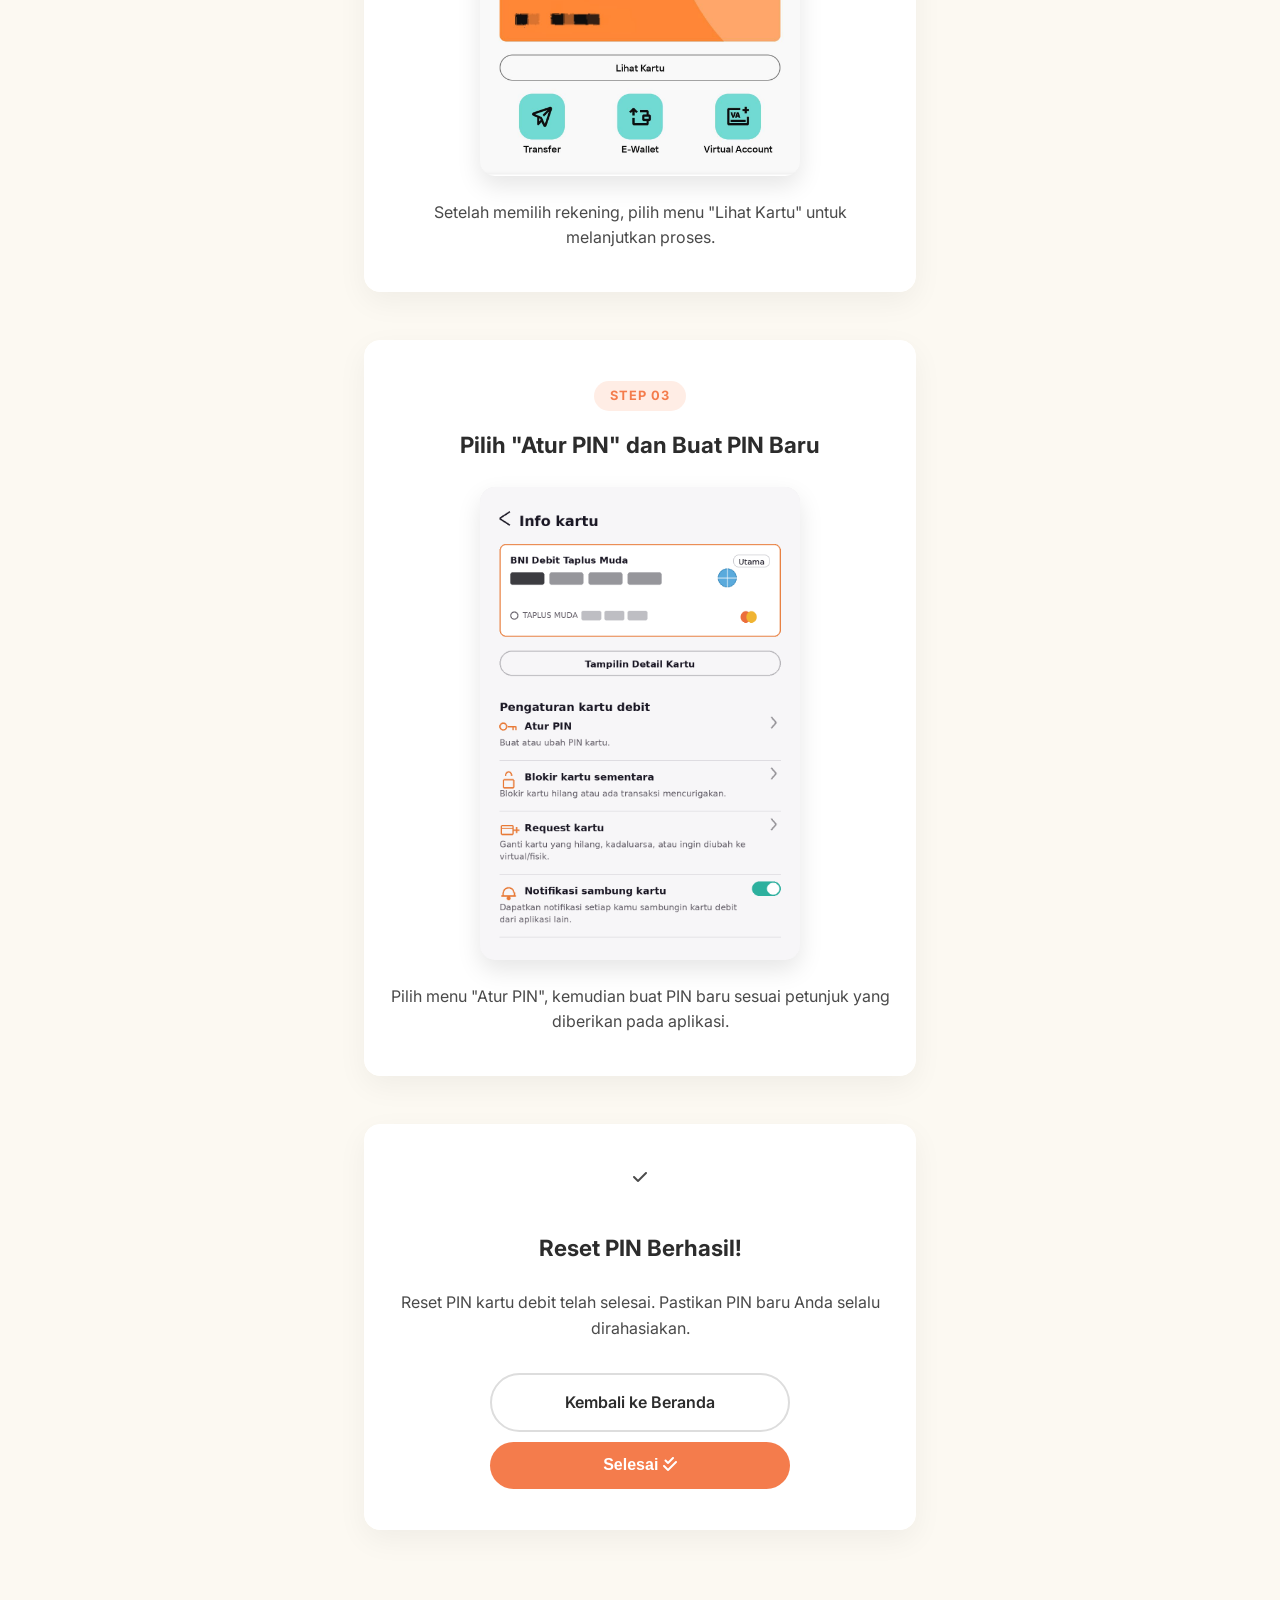
<file: reset-pin.html>
<!DOCTYPE html>
<html lang="id">
<head>
    <meta charset="UTF-8">
    <meta name="viewport" content="width=device-width, initial-scale=1.0">
    <title>Reset PIN - BNI DigiCS</title>
    <link rel="stylesheet" href="style.css">
    <link rel="stylesheet" href="https://cdnjs.cloudflare.com/ajax/libs/font-awesome/6.4.0/css/all.min.css">
    <link href="https://fonts.googleapis.com/css2?family=Inter:wght@400;500;600;700&display=swap" rel="stylesheet">
</head>
<body>

    <!-- TOP NAVIGATION (SIMPLE BACK) -->
    <div class="top-nav-simple">
        <a href="index.html" class="btn-back"><i class="fa-solid fa-arrow-left"></i> Kembali ke Beranda</a>
    </div>

    <!-- PROGRESS INDICATOR -->
    <div class="progress-container">
        <div class="progress-text" id="progress-text">LANGKAH 1 / 4</div>
        <div class="progress-bar-bg">
            <div class="progress-bar-fill" id="progress-fill"></div>
        </div>
    </div>

    <!-- WRAPPER UNTUK BISA DI-HIDE SAAT KLIK SELESAI -->
    <div id="main-tutorial-wrapper">
        <main class="tutorial-container" id="tutorial-reset">
            
            <div class="tutorial-header">
                <h1 class="text-dark">Reset PIN Kartu Debit</h1>
                <p>Scroll ke bawah untuk mengikuti panduan.</p>
                <i class="fa-solid fa-chevron-down scroll-indicator animate-bounce"></i>
            </div>

            <!-- STEP 01 -->
            <div class="step" data-step="1" data-total="4">
                <div class="step-number">STEP 01</div>
                <h2 class="step-title">Buka wondr dan Pilih Rekening</h2>
                <div class="img-wrapper">
                    <img src="assets/images/reset-pin/step-01.png" alt="Pilih Rekening" class="step-image">
                </div>
                <div class="step-desc">
                    <p>Buka aplikasi wondr by BNI, kemudian pilih rekening yang kartu debitnya akan di-reset PIN.</p>
                </div>
            </div>

            <!-- STEP 02 -->
            <div class="step" data-step="2" data-total="4">
                <div class="step-number">STEP 02</div>
                <h2 class="step-title">Pilih Menu "Lihat Kartu"</h2>
                <div class="img-wrapper">
                    <img src="assets/images/reset-pin/step-02.png" alt="Lihat Kartu" class="step-image">
                </div>
                <div class="step-desc">
                    <p>Setelah memilih rekening, pilih menu "Lihat Kartu" untuk melanjutkan proses.</p>
                </div>
            </div>

            <!-- STEP 03 -->
            <div class="step" data-step="3" data-total="4">
                <div class="step-number">STEP 03</div>
                <h2 class="step-title">Pilih "Atur PIN" dan Buat PIN Baru</h2>
                <div class="img-wrapper">
                    <img src="assets/images/reset-pin/step-03.png" alt="Atur PIN" class="step-image">
                </div>
                <div class="step-desc">
                    <p>Pilih menu "Atur PIN", kemudian buat PIN baru sesuai petunjuk yang diberikan pada aplikasi.</p>
                </div>
            </div>

            <!-- STEP 04 : SUCCESS OPTIONS -->
            <div class="step success-step" data-step="4" data-total="4">
                <div class="success-icon-wrapper">
                    <div class="success-glow"></div>
                    <i class="fa-solid fa-check success-icon animate-pop"></i>
                </div>
                <h2 class="step-title text-center mt-3">Reset PIN Berhasil!</h2>
                <div class="step-desc text-center">
                    <p>Reset PIN kartu debit telah selesai. Pastikan PIN baru Anda selalu dirahasiakan.</p>
                    
                    <div class="end-action-buttons">
                        <a href="index.html" class="btn-outline">Kembali ke Beranda</a>
                        <button class="btn-primary btn-selesai">Selesai <i class="fa-solid fa-check-double"></i></button>
                    </div>
                </div>
            </div>

        </main>
    </div>

    <!-- THANK YOU SCREEN -->
    <div id="thankYouScreen" class="thank-you-screen hidden">
        <div class="thank-you-content animate-pop">
            <div class="ty-icon">
                <i class="fa-solid fa-hand-holding-heart"></i>
            </div>
            <h2>Terima Kasih!</h2>
            <p>Anda telah menyelesaikan panduan interaktif Wondr by BNI.</p>
            <p class="small-text mt-2">Semoga panduan ini bermanfaat untuk Anda.</p>
            <a href="index.html" class="btn-primary mt-3"><i class="fa-solid fa-house"></i> Halaman Utama</a>
        </div>
    </div>

    <!-- BACK TO TOP BUTTON -->
    <button class="back-to-top" id="backToTopBtn">
        <i class="fa-solid fa-arrow-up"></i>
    </button>

    <script src="script.js"></script>
</body>
</html>
</file>
<file: style.css>
/* =========================================
   GLOBAL VARIABLES & RESET
========================================= */
:root {
    --primary-color: #006699;
    --primary-dark: #333333;
    --primary-light: #e6f3fa;
    --accent-color: #f47c4c; /* Orange BNI DigiCS */
    --accent-light: #ffede5;
    --bg-base: #fcf9f2;
    --white: #ffffff;
    --text-main: #4a4a4a;
    --text-dark: #2c2c2c;
    --success: #28a745;
    --border-radius: 16px;
    --shadow-soft: 0 10px 30px rgba(0, 0, 0, 0.05);
    --transition: all 0.3s ease;
}

* {
    margin: 0;
    padding: 0;
    box-sizing: border-box;
}

body {
    font-family: 'Inter', sans-serif;
    color: var(--text-main);
    line-height: 1.6;
    overflow-x: hidden;
    
    /* GRADIENT BACKGROUND MENGKUTI REFERENSI GAMBAR */
    background-color: var(--bg-base);
    background-image: 
        radial-gradient(circle at 100% 0%, #ffd6c4 0%, transparent 45%),
        radial-gradient(circle at 0% 100%, #baf2e4 0%, transparent 45%);
    background-attachment: fixed;
    background-size: cover;
}

a {
    text-decoration: none;
    color: inherit;
}

.text-center { text-align: center; }
.text-dark { color: var(--text-dark) !important; }
.text-accent { color: var(--accent-color); }
.mt-2 { margin-top: 1.0rem; }
.mt-3 { margin-top: 2.5rem; }

/* =========================================
   HOME PAGE (Sesuai Referensi image_e36106.jpg)
========================================= */
.home-body {
    display: flex;
    flex-direction: column;
    min-height: 100vh;
    padding: 2rem 1.5rem;
}

.home-header {
    display: flex;
    justify-content: space-between;
    align-items: center;
    max-width: 500px;
    margin: 0 auto 3rem;
    width: 100%;
}

.logo-bni { height: 35px; }
.logo-wondr { height: 40px; }

.home-main {
    flex: 1;
    display: flex;
    flex-direction: column;
    align-items: center;
    max-width: 500px;
    margin: 0 auto;
    width: 100%;
    text-align: center;
}

.home-titles h1 {
    font-size: 2.8rem;
    font-weight: 800;
    color: var(--text-dark);
    line-height: 1.1;
    margin-bottom: 0.2rem;
}

.home-titles h2 {
    font-size: 1.6rem;
    font-weight: 700;
    color: var(--accent-color);
    margin-bottom: 1rem;
}

.home-titles p {
    font-size: 1.1rem;
    color: var(--text-main);
    margin-bottom: 3rem;
}

.home-menus {
    width: 100%;
    display: flex;
    flex-direction: column;
    gap: 1.2rem;
}

.menu-card {
    display: flex;
    justify-content: space-between;
    align-items: center;
    background: var(--white);
    padding: 1.2rem 1.8rem;
    border-radius: 20px;
    font-size: 1.1rem;
    font-weight: 600;
    color: var(--text-dark);
    box-shadow: 0 8px 20px rgba(0,0,0,0.04);
    transition: var(--transition);
    border: 1px solid rgba(255,255,255,0.8);
}

.menu-card:hover {
    transform: translateY(-5px);
    box-shadow: 0 12px 25px rgba(0,0,0,0.08);
}

.home-footer {
    display: flex;
    justify-content: center;
    padding-top: 3rem;
}

.logo-unsrat {
    height: 60px;
    opacity: 0.9;
}

/* =========================================
   TUTORIAL PAGES (TOP NAV & PROGRESS)
========================================= */
.top-nav-simple {
    position: fixed;
    top: 0; left: 0; width: 100%;
    padding: 1rem 2rem;
    z-index: 1000;
}

.btn-back {
    display: inline-flex;
    align-items: center;
    gap: 8px;
    background: rgba(255, 255, 255, 0.8);
    backdrop-filter: blur(5px);
    padding: 0.6rem 1.2rem;
    border-radius: 30px;
    font-weight: 600;
    font-size: 0.9rem;
    color: var(--text-dark);
    box-shadow: 0 4px 10px rgba(0,0,0,0.05);
    transition: var(--transition);
}

.btn-back:hover {
    background: var(--white);
    transform: translateX(-5px);
}

.progress-container {
    position: fixed;
    top: 60px;
    left: 50%;
    transform: translateX(-50%);
    width: 90%;
    max-width: 500px;
    background: rgba(255, 255, 255, 0.85);
    backdrop-filter: blur(10px);
    padding: 0.8rem 1.5rem;
    border-radius: 20px;
    z-index: 999;
    box-shadow: 0 4px 15px rgba(0,0,0,0.05);
    display: flex;
    flex-direction: column;
    align-items: center;
}

.progress-text {
    font-size: 0.8rem;
    font-weight: 700;
    color: var(--accent-color);
    margin-bottom: 0.5rem;
    letter-spacing: 1px;
}

.progress-bar-bg {
    width: 100%;
    height: 6px;
    background: #e0e0e0;
    border-radius: 10px;
    overflow: hidden;
}

.progress-bar-fill {
    height: 100%;
    width: 0%;
    background: var(--accent-color);
    border-radius: 10px;
    transition: width 0.3s ease;
}

/* =========================================
   TUTORIAL CONTENT
========================================= */
.tutorial-container {
    max-width: 600px;
    margin: 0 auto;
    padding: 10rem 1.5rem 5rem;
}

.tutorial-header {
    text-align: center;
    margin-bottom: 3rem;
}

.tutorial-header h1 {
    font-size: 2rem;
    font-weight: 800;
    margin-bottom: 0.5rem;
}

.scroll-indicator {
    font-size: 1.5rem;
    color: var(--accent-color);
    margin-top: 1.5rem;
}

.step {
    background: rgba(255, 255, 255, 0.95);
    backdrop-filter: blur(5px);
    border-radius: var(--border-radius);
    padding: 2.5rem 1.5rem;
    margin-bottom: 3rem;
    box-shadow: var(--shadow-soft);
    display: flex;
    flex-direction: column;
    align-items: center;
    opacity: 0;
    transform: translateY(30px);
    transition: all 0.6s cubic-bezier(0.165, 0.84, 0.44, 1);
    border: 1px solid rgba(255,255,255,1);
}

.step.visible {
    opacity: 1;
    transform: translateY(0);
}

.step-number {
    background: var(--accent-light);
    color: var(--accent-color);
    padding: 0.3rem 1rem;
    border-radius: 20px;
    font-size: 0.8rem;
    font-weight: 700;
    letter-spacing: 1px;
    margin-bottom: 1rem;
}

.step-title {
    font-size: 1.4rem;
    text-align: center;
    margin-bottom: 1.5rem;
    color: var(--text-dark);
}

.img-wrapper {
    position: relative;
    width: 100%;
    max-width: 320px;
    margin: 0 auto 1.5rem;
    border-radius: 15px;
    box-shadow: 0 10px 25px rgba(0,0,0,0.1);
    background: #f0f0f0;
    overflow: hidden;
}

.step-image {
    width: 100%;
    height: auto;
    display: block;
    object-fit: contain;
}

.step-desc {
    width: 100%;
    text-align: center;
    font-size: 1rem;
    color: var(--text-main);
}

/* CAROUSEL */
.carousel-wrapper {
    position: relative;
    width: 100%;
    max-width: 350px;
    margin: 0 auto 1rem;
    display: flex;
    align-items: center;
}
.carousel-container {
    display: flex;
    overflow-x: auto;
    scroll-snap-type: x mandatory;
    scroll-behavior: smooth;
    -webkit-overflow-scrolling: touch;
    width: 100%;
    gap: 15px;
    padding: 10px 5px;
}
.carousel-container::-webkit-scrollbar { display: none; }
.carousel-slide {
    flex: 0 0 100%;
    scroll-snap-align: center;
    border-radius: 16px;
    box-shadow: 0 5px 15px rgba(0,0,0,0.08);
}
.carousel-slide img {
    width: 100%; display: block; border-radius: 16px;
}
.carousel-indicators {
    display: flex; justify-content: center; gap: 8px; margin-bottom: 1.5rem;
}
.dot {
    width: 8px; height: 8px; background: #ccc; border-radius: 50%; transition: 0.3s;
}
.dot.active { background: var(--accent-color); transform: scale(1.3); }

/* =========================================
   END BUTTONS & THANK YOU SCREEN
========================================= */
.end-action-buttons {
    display: flex;
    flex-direction: column;
    gap: 10px;
    margin-top: 2rem;
    width: 100%;
    max-width: 300px;
    margin-left: auto;
    margin-right: auto;
}

.btn-primary {
    display: inline-block;
    padding: 0.9rem 1.5rem;
    background: var(--accent-color);
    color: var(--white);
    border: none;
    border-radius: 30px;
    font-weight: 600;
    font-size: 1rem;
    cursor: pointer;
    transition: var(--transition);
    text-align: center;
}
.btn-primary:hover {
    background: #e66a39;
    box-shadow: 0 5px 15px rgba(244, 124, 76, 0.4);
}

.btn-outline {
    display: inline-block;
    padding: 0.9rem 1.5rem;
    background: transparent;
    color: var(--text-dark);
    border: 2px solid #ddd;
    border-radius: 30px;
    font-weight: 600;
    font-size: 1rem;
    cursor: pointer;
    transition: var(--transition);
    text-align: center;
}
.btn-outline:hover {
    border-color: var(--text-dark);
    background: rgba(0,0,0,0.02);
}

/* Thank You Screen */
.thank-you-screen {
    position: absolute;
    top: 0; left: 0; width: 100%; min-height: 100vh;
    display: flex;
    align-items: center;
    justify-content: center;
    padding: 2rem;
    z-index: 500;
}
.thank-you-screen.hidden {
    display: none !important;
}

.thank-you-content {
    background: var(--white);
    padding: 3rem 2rem;
    border-radius: 24px;
    text-align: center;
    box-shadow: 0 20px 40px rgba(0,0,0,0.08);
    max-width: 400px;
    width: 100%;
}

.ty-icon {
    font-size: 4rem;
    color: var(--accent-color);
    margin-bottom: 1rem;
}

.thank-you-content h2 {
    font-size: 2rem;
    color: var(--text-dark);
    margin-bottom: 0.5rem;
}

.small-text {
    font-size: 0.9rem;
    color: #888;
}

/* =========================================
   ANIMATIONS & BACK TO TOP
========================================= */
@keyframes fadeUp {
    from { opacity: 0; transform: translateY(20px); }
    to { opacity: 1; transform: translateY(0); }
}
@keyframes bounce {
    0%, 20%, 50%, 80%, 100% { transform: translateY(0); }
    40% { transform: translateY(-10px); }
    60% { transform: translateY(-5px); }
}
@keyframes popIn {
    0% { transform: scale(0.8); opacity: 0; }
    100% { transform: scale(1); opacity: 1; }
}

.animate-fade-up { animation: fadeUp 0.8s ease forwards; }
.animate-bounce { animation: bounce 2s infinite; }
.animate-pop { animation: popIn 0.5s cubic-bezier(0.175, 0.885, 0.32, 1.275) forwards; }

.back-to-top {
    position: fixed;
    bottom: 30px;
    right: 30px;
    width: 50px;
    height: 50px;
    background: var(--accent-color);
    color: white;
    border: none;
    border-radius: 50%;
    font-size: 1.2rem;
    cursor: pointer;
    box-shadow: 0 4px 15px rgba(244, 124, 76, 0.3);
    opacity: 0;
    visibility: hidden;
    transition: var(--transition);
    z-index: 99;
}
.back-to-top.show {
    opacity: 1;
    visibility: visible;
}

/* Responsiveness adjustments */
@media (max-width: 400px) {
    .home-titles h1 { font-size: 2.2rem; }
    .home-titles h2 { font-size: 1.3rem; }
}
</file>
